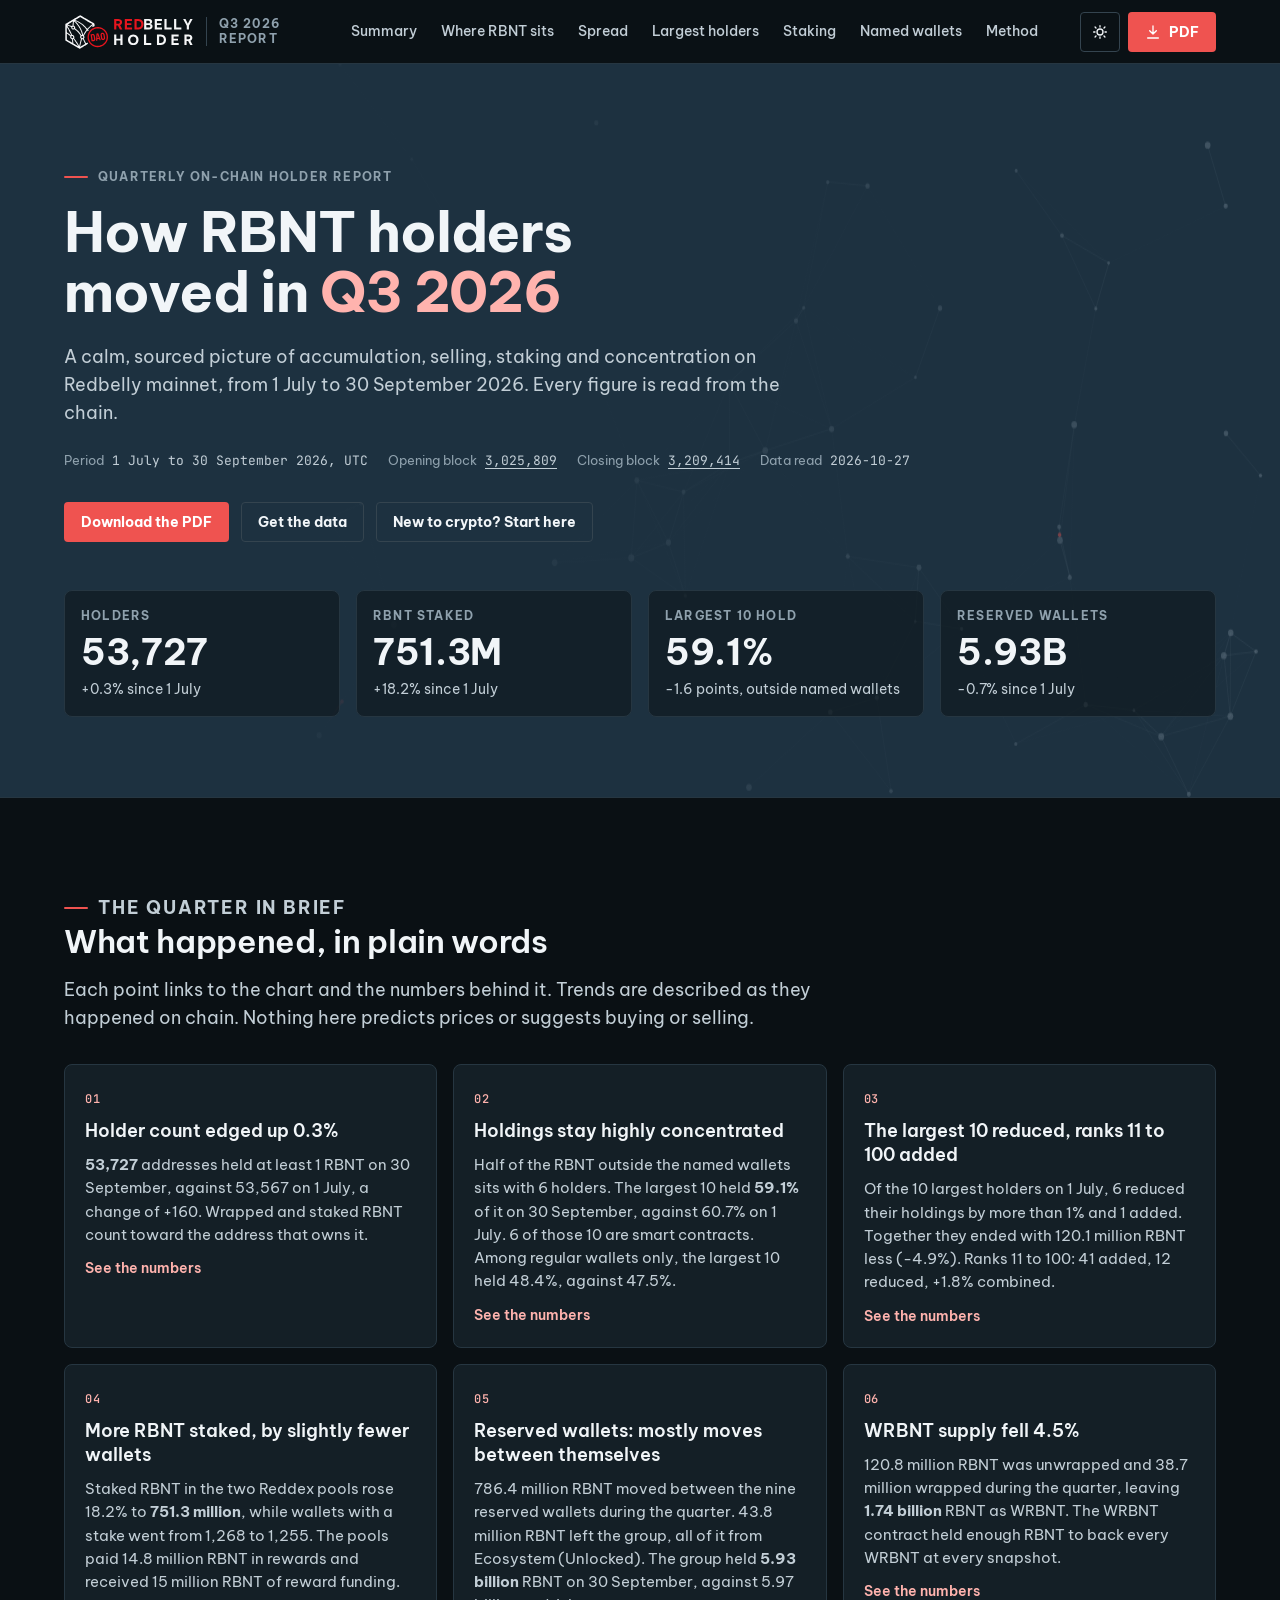
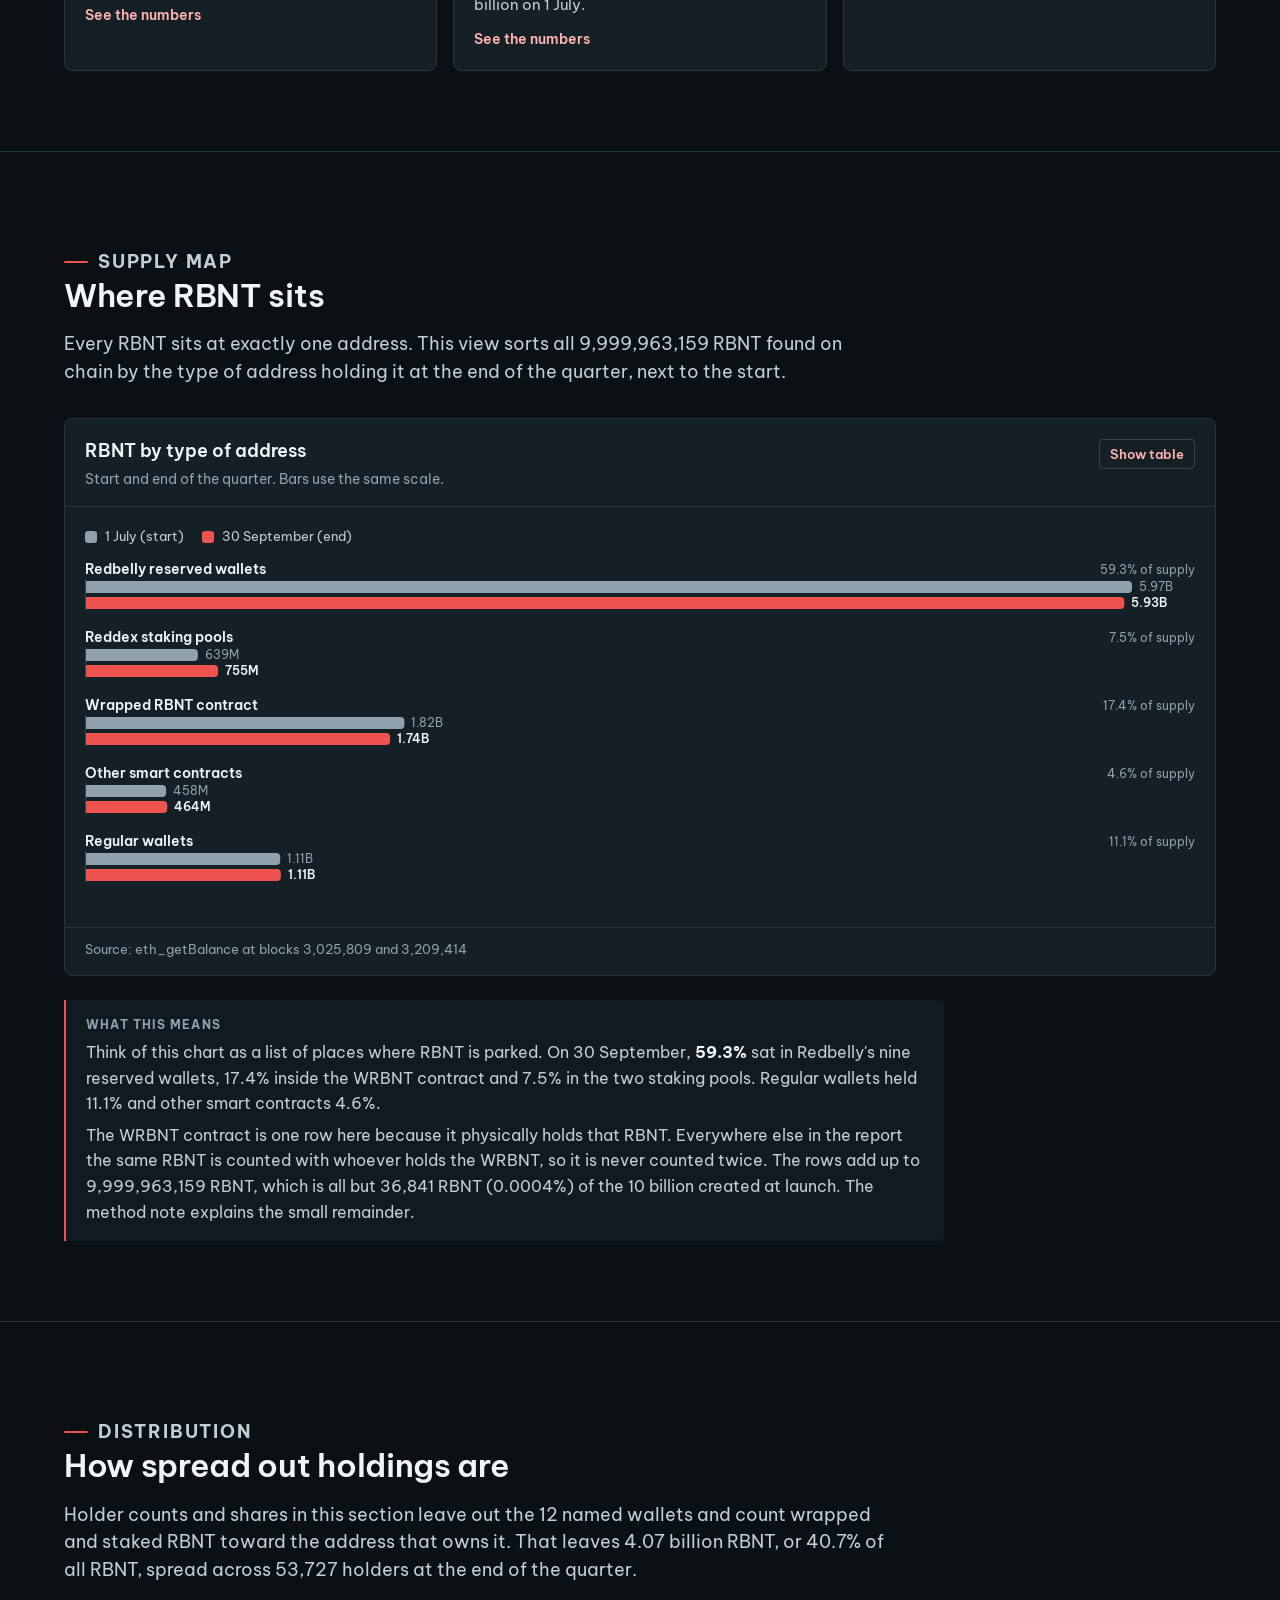
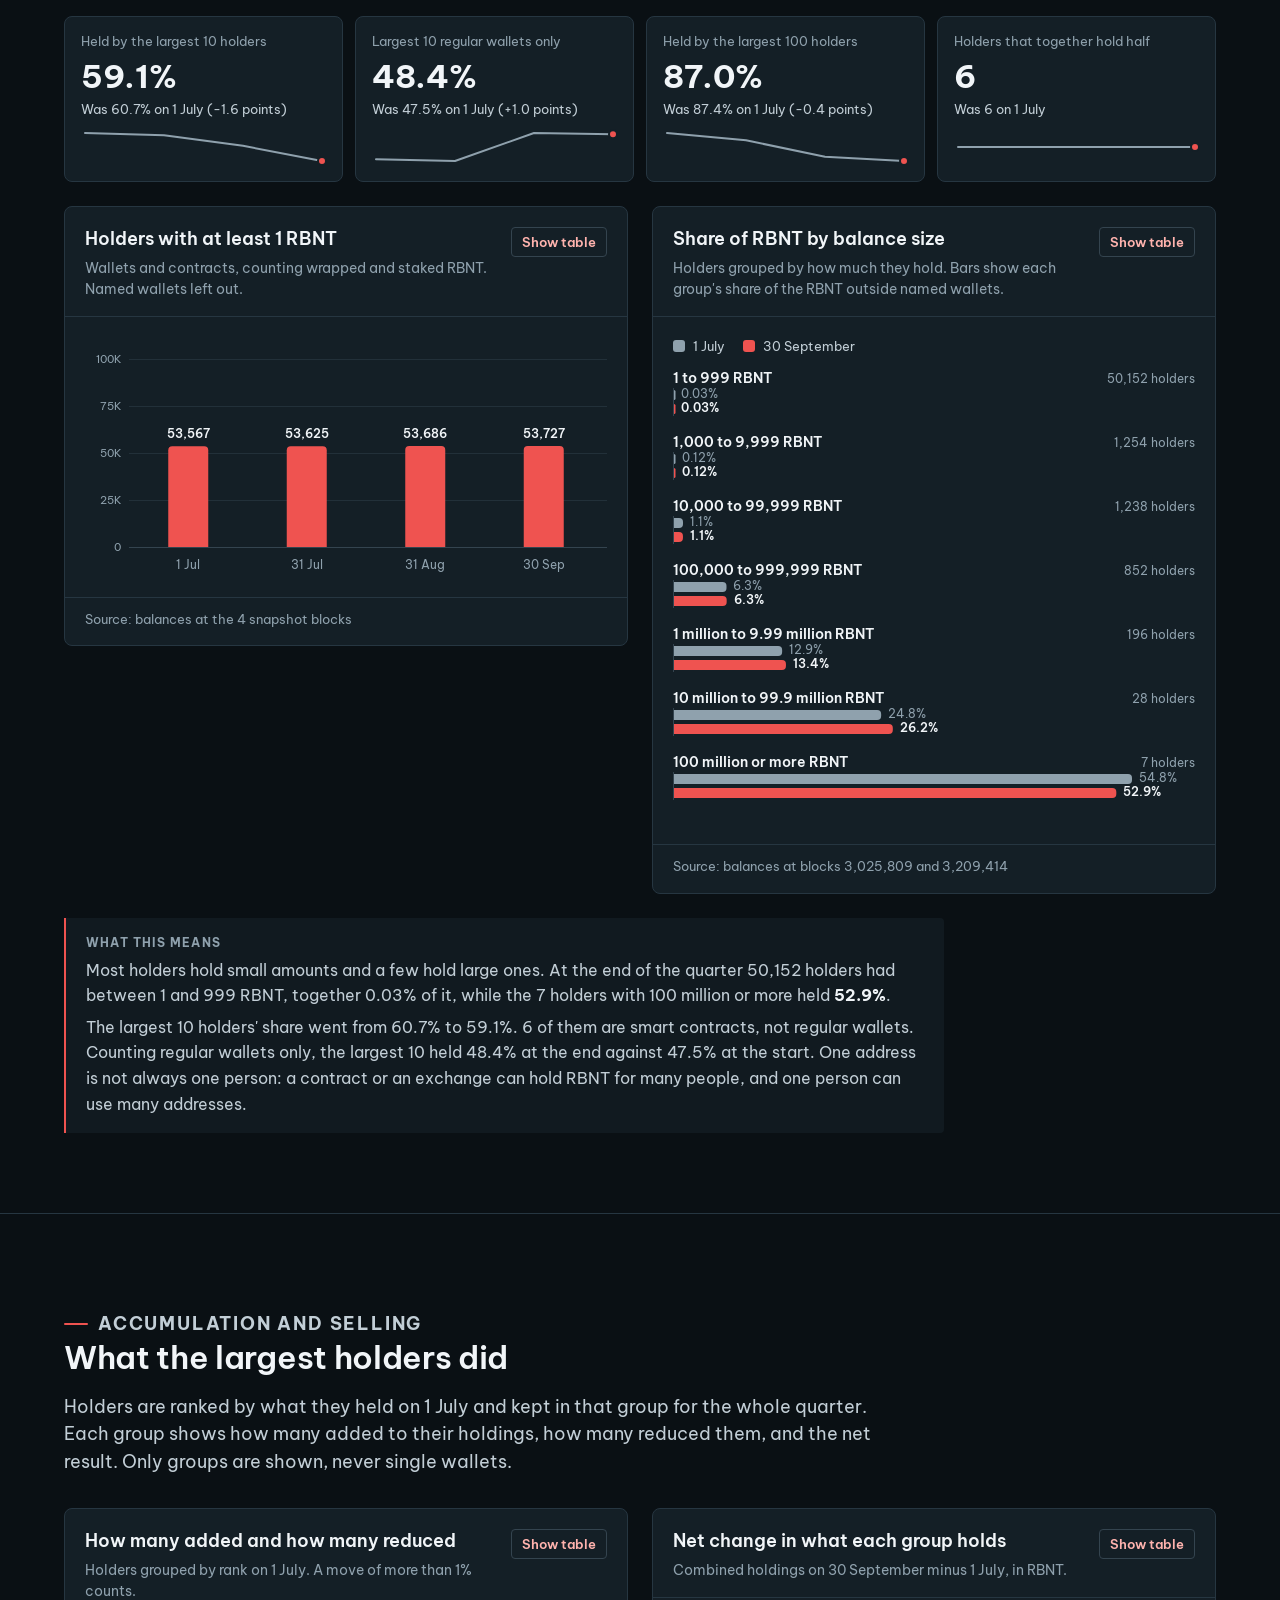
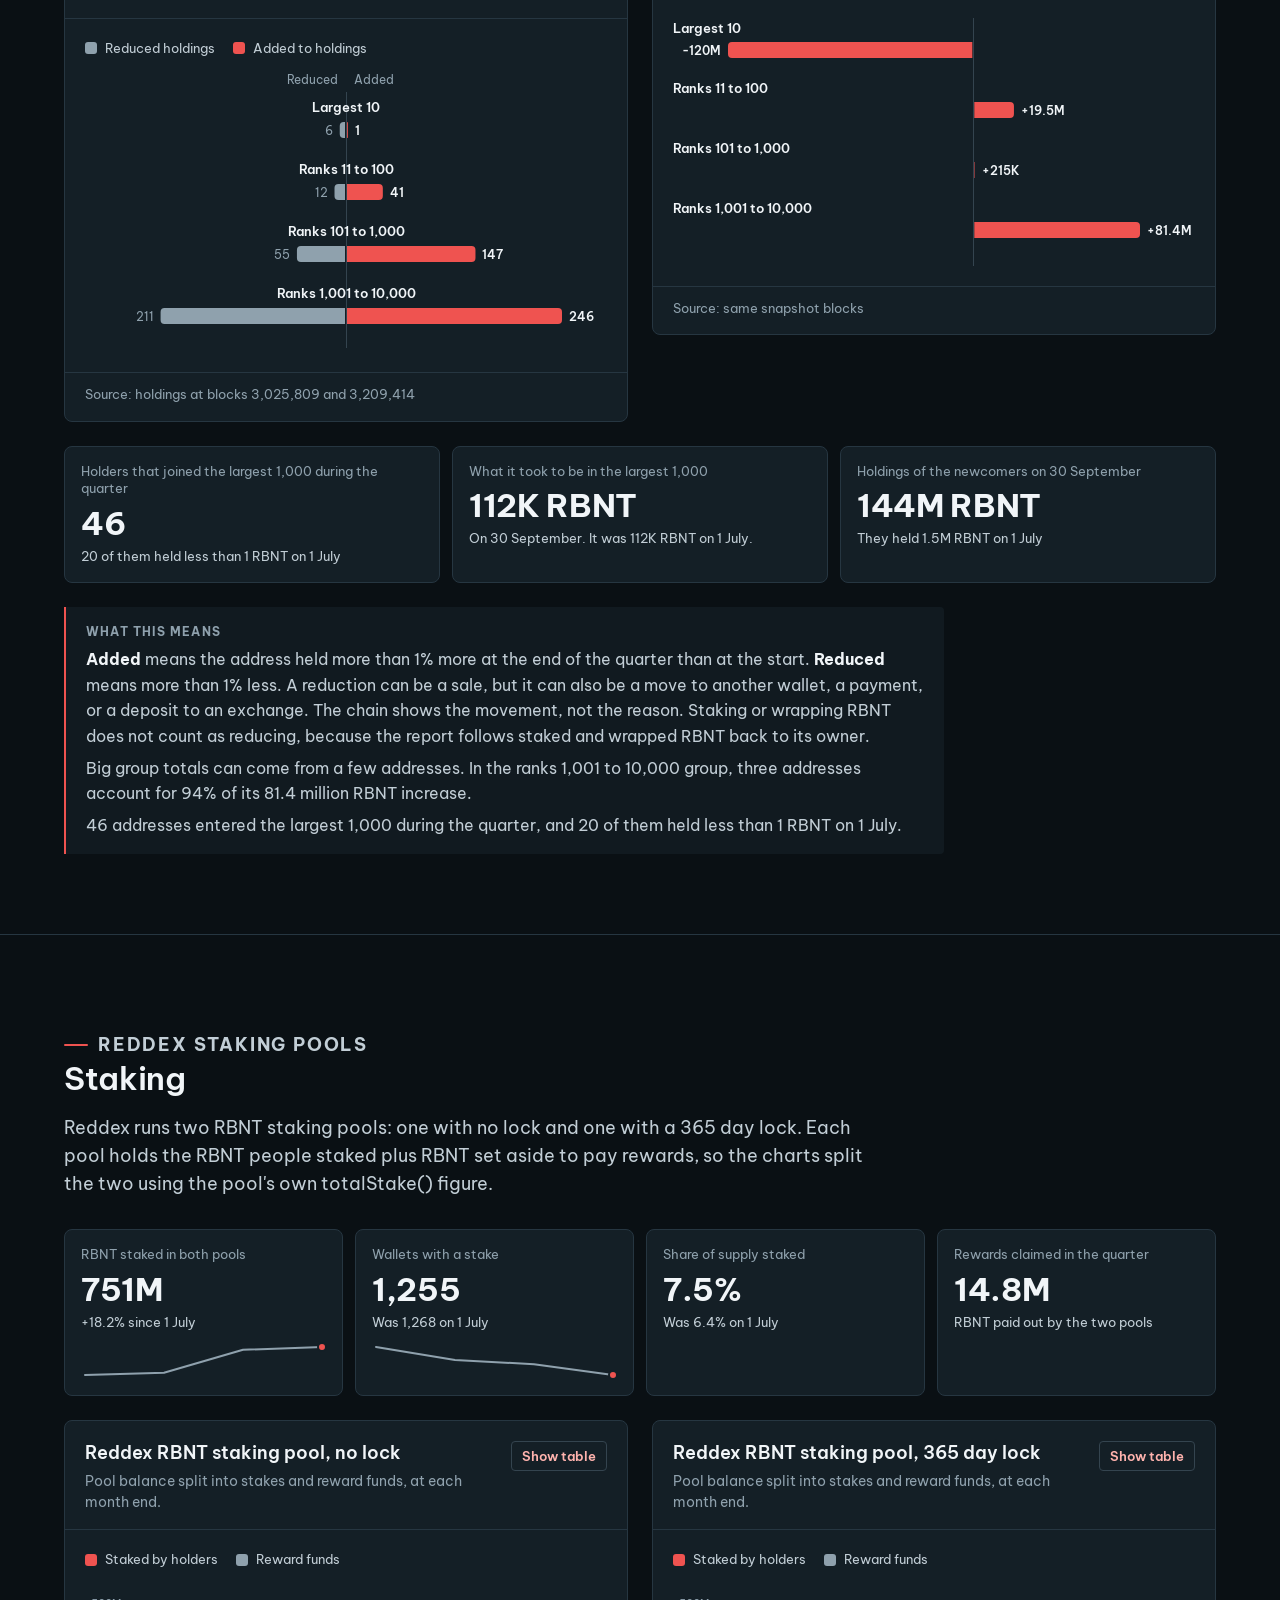
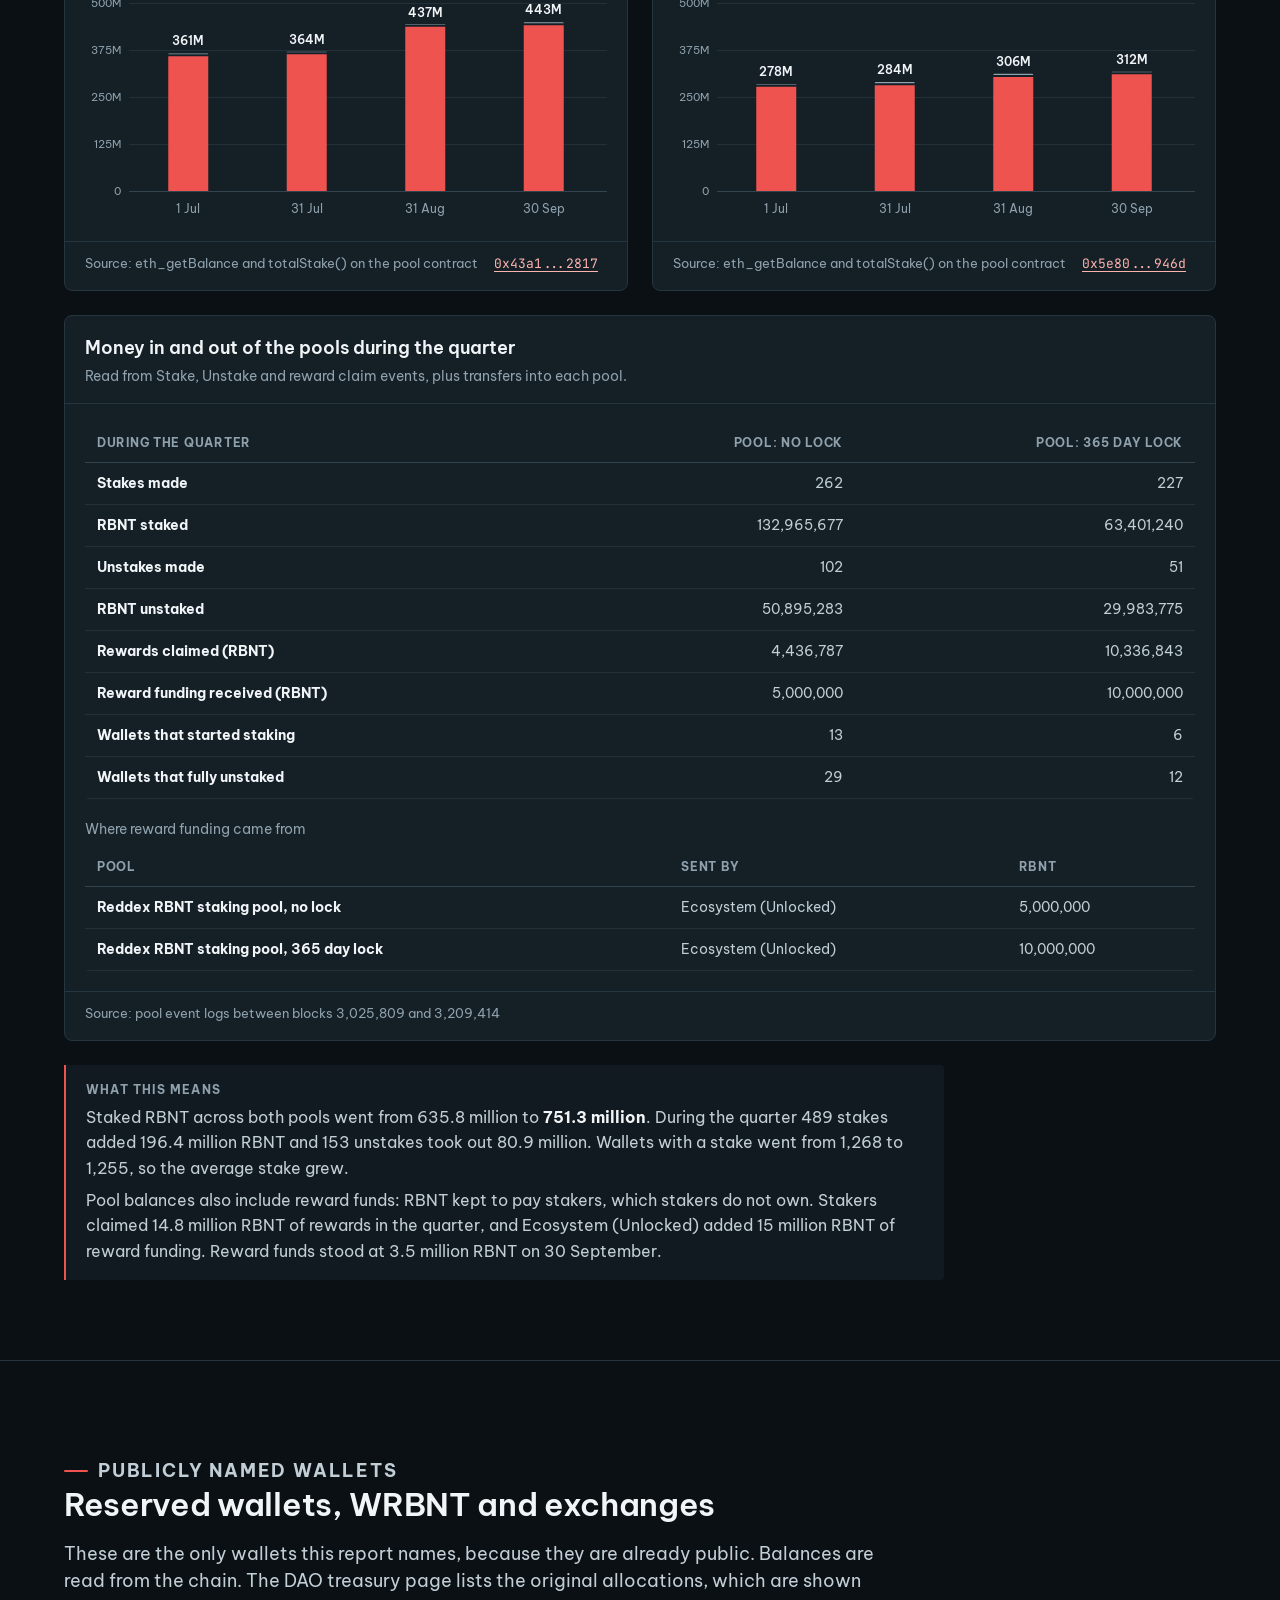
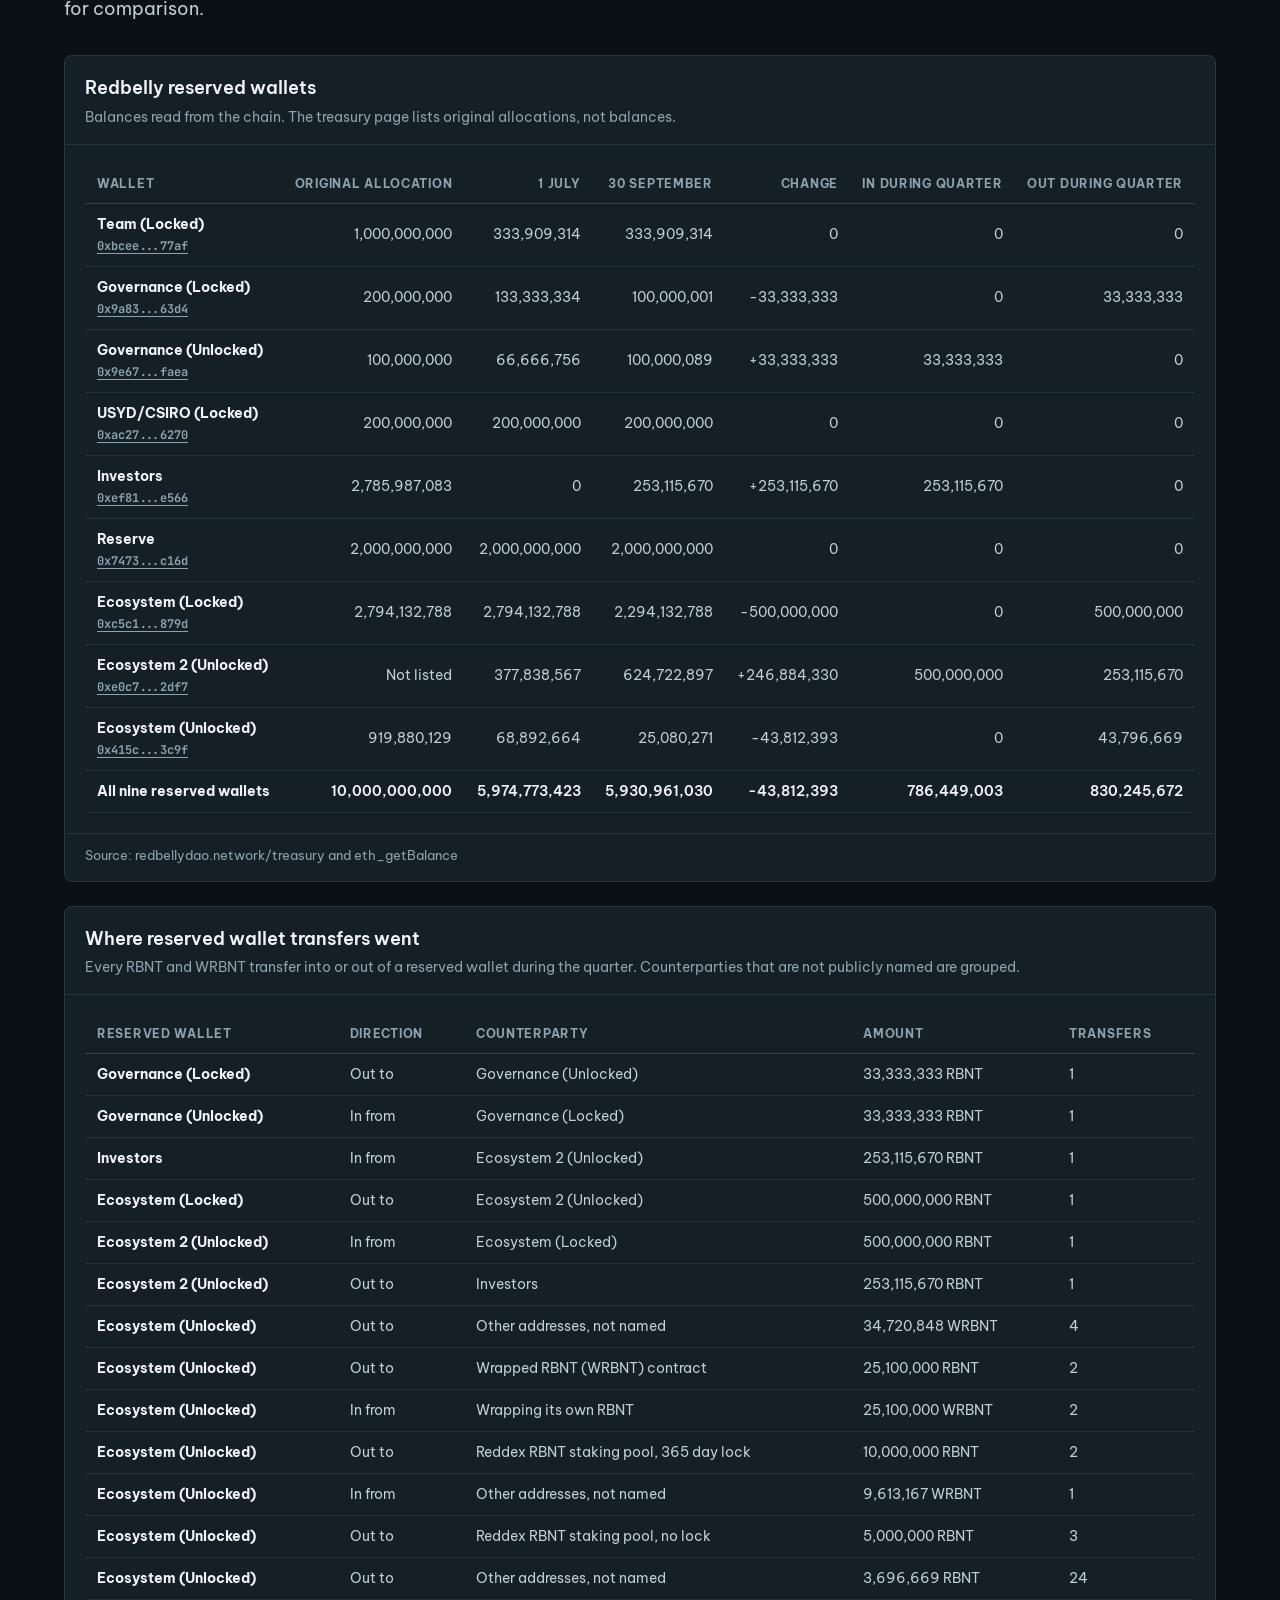
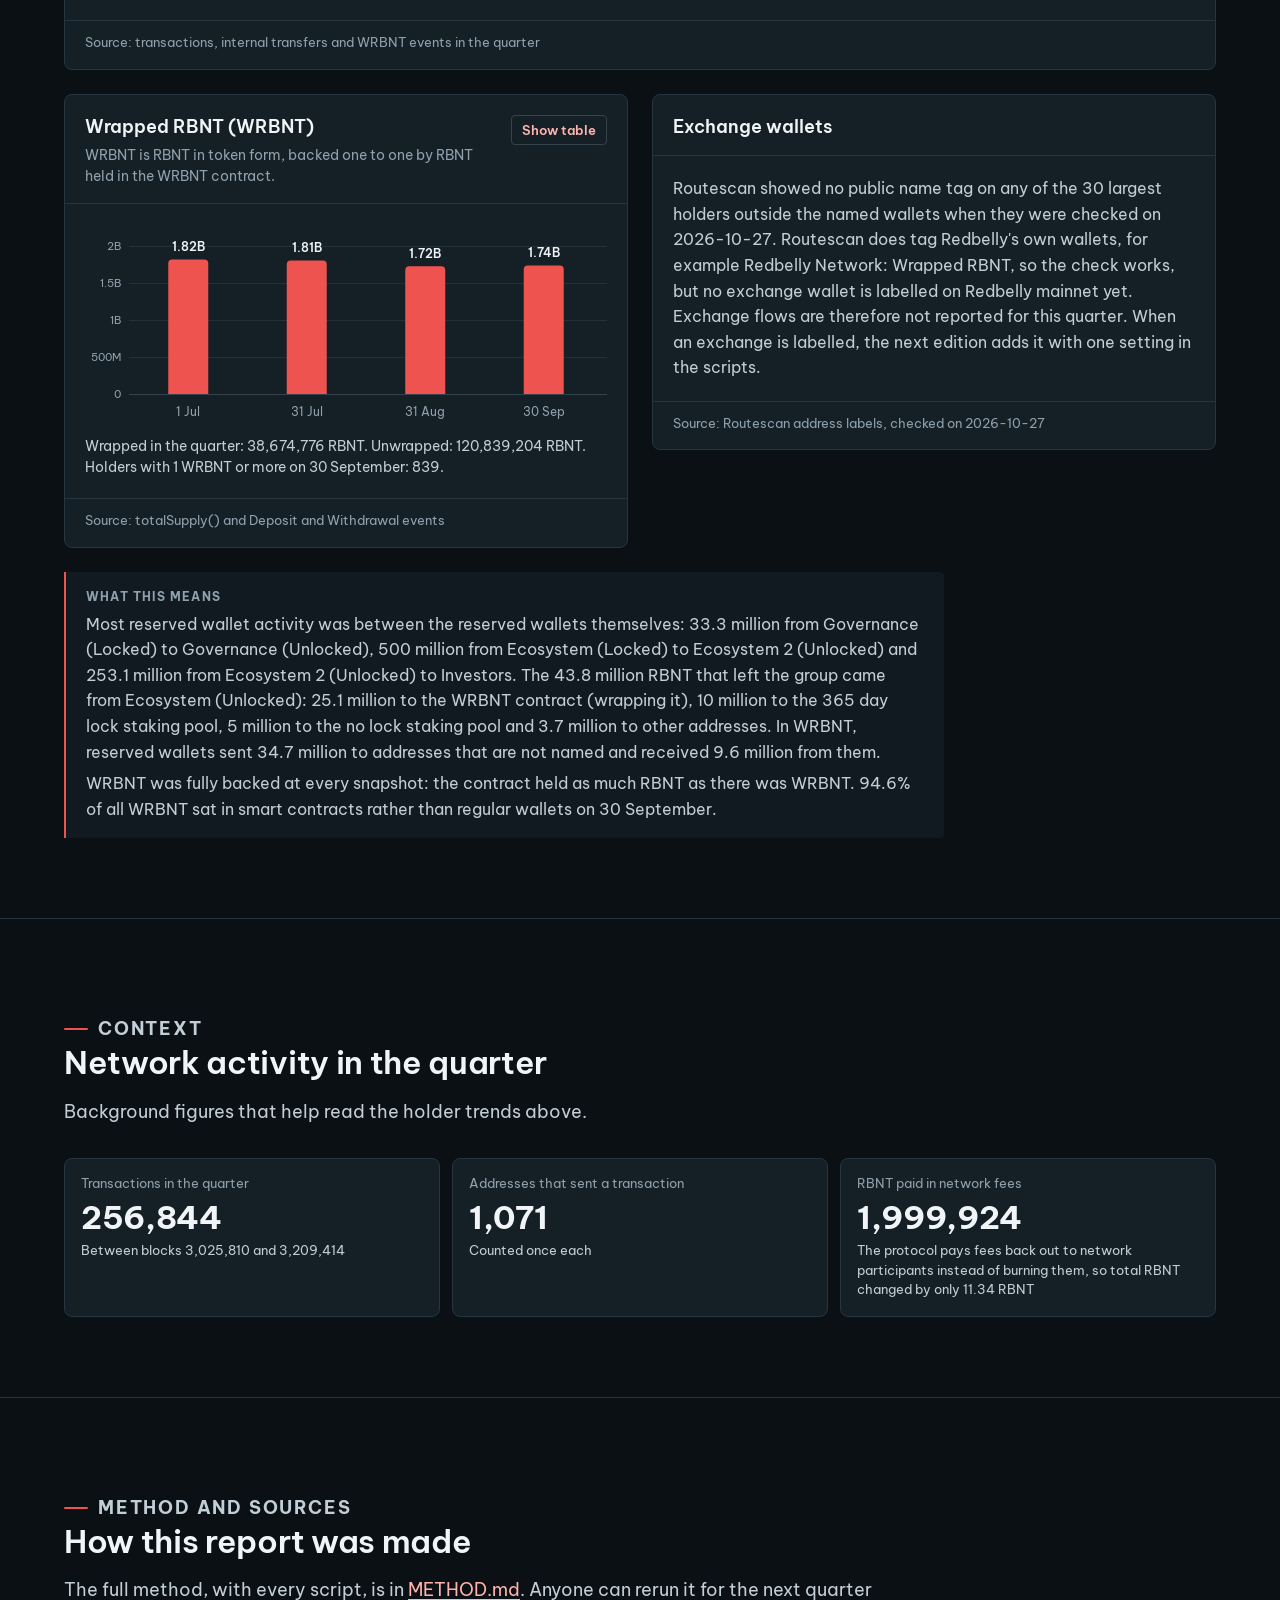
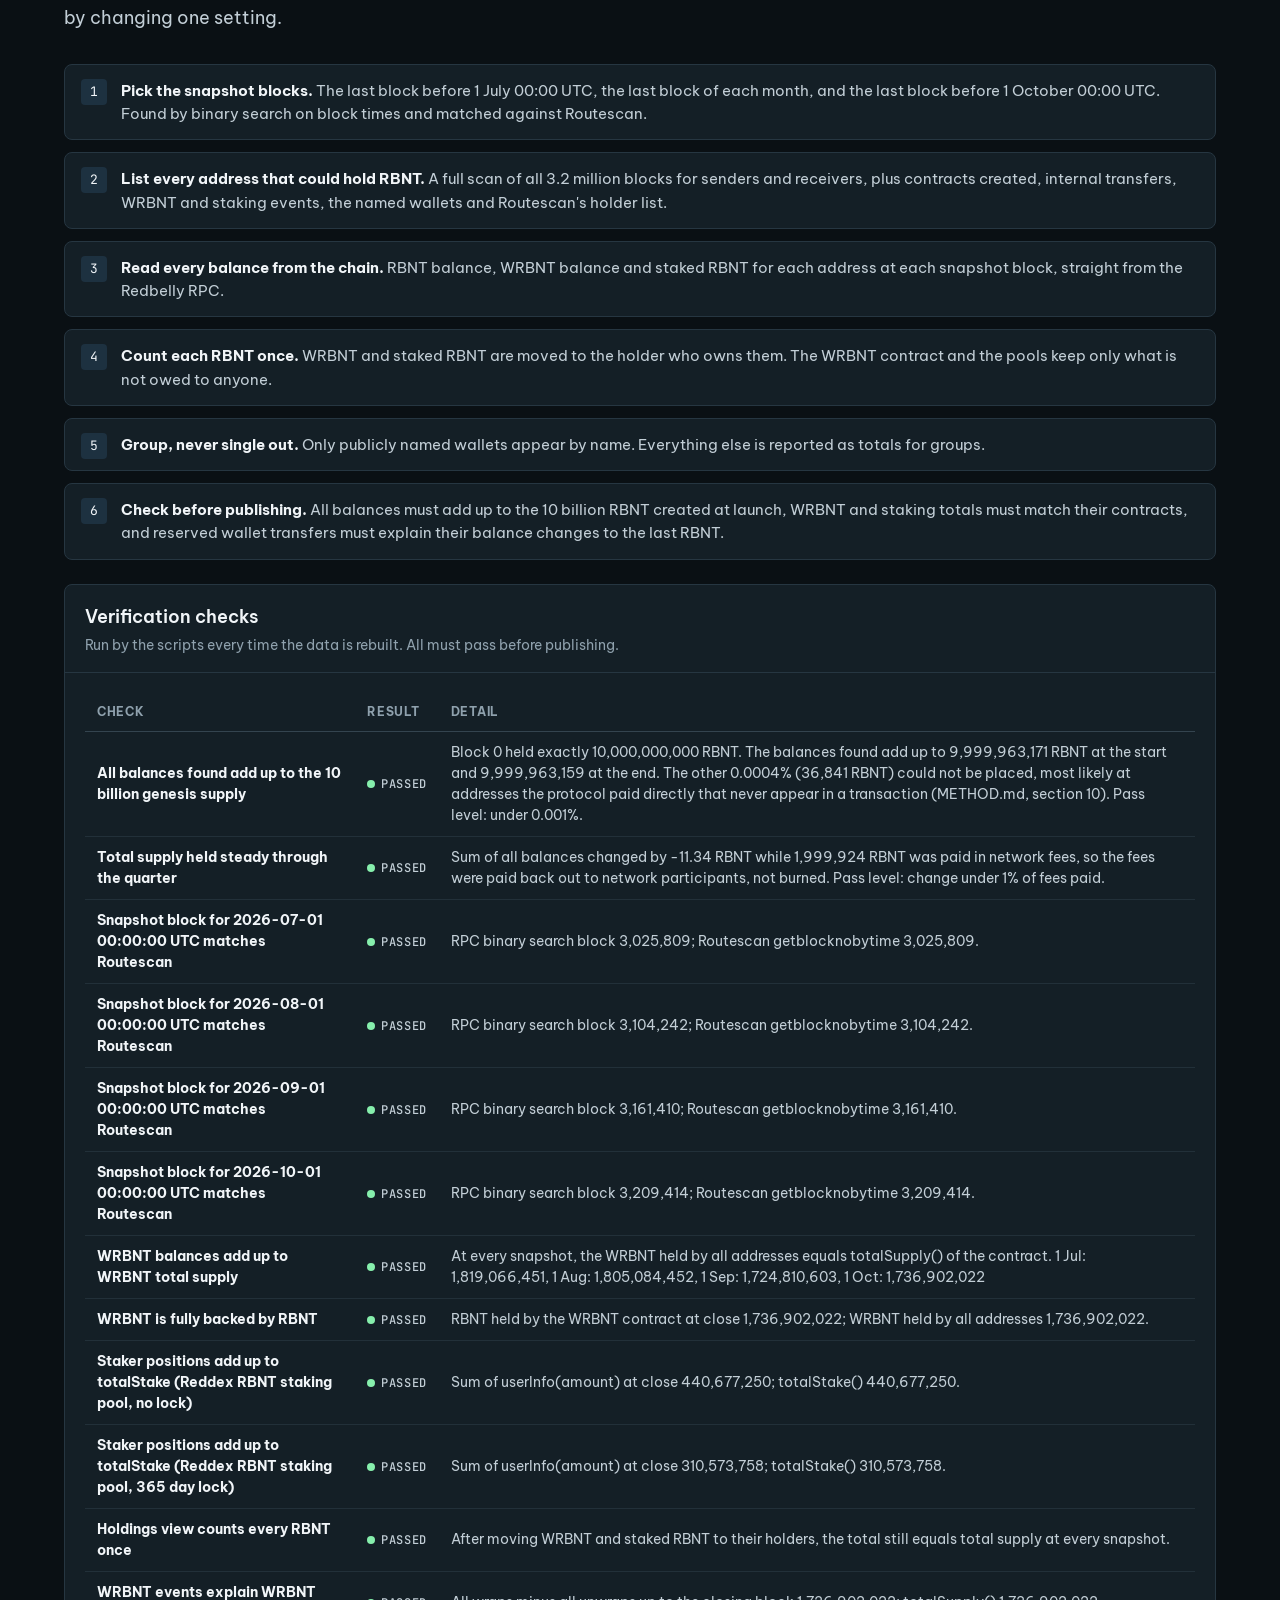
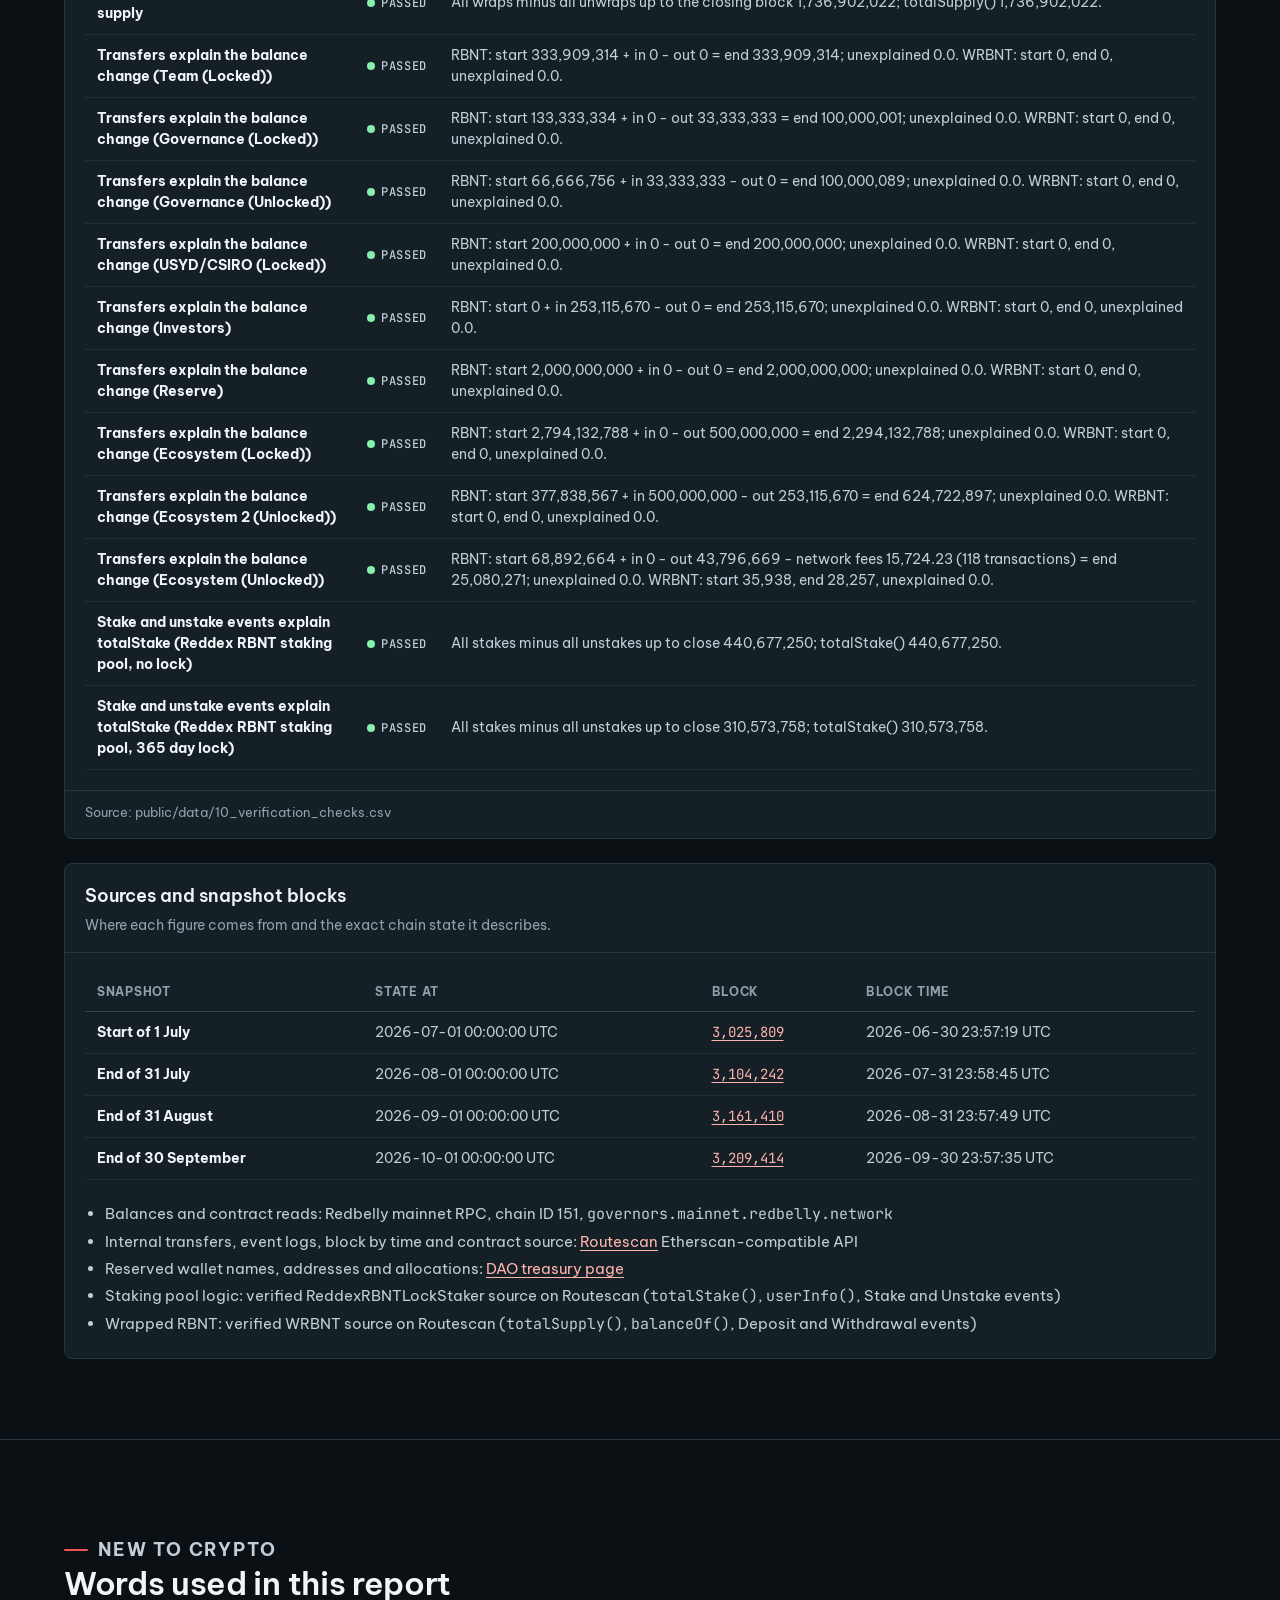
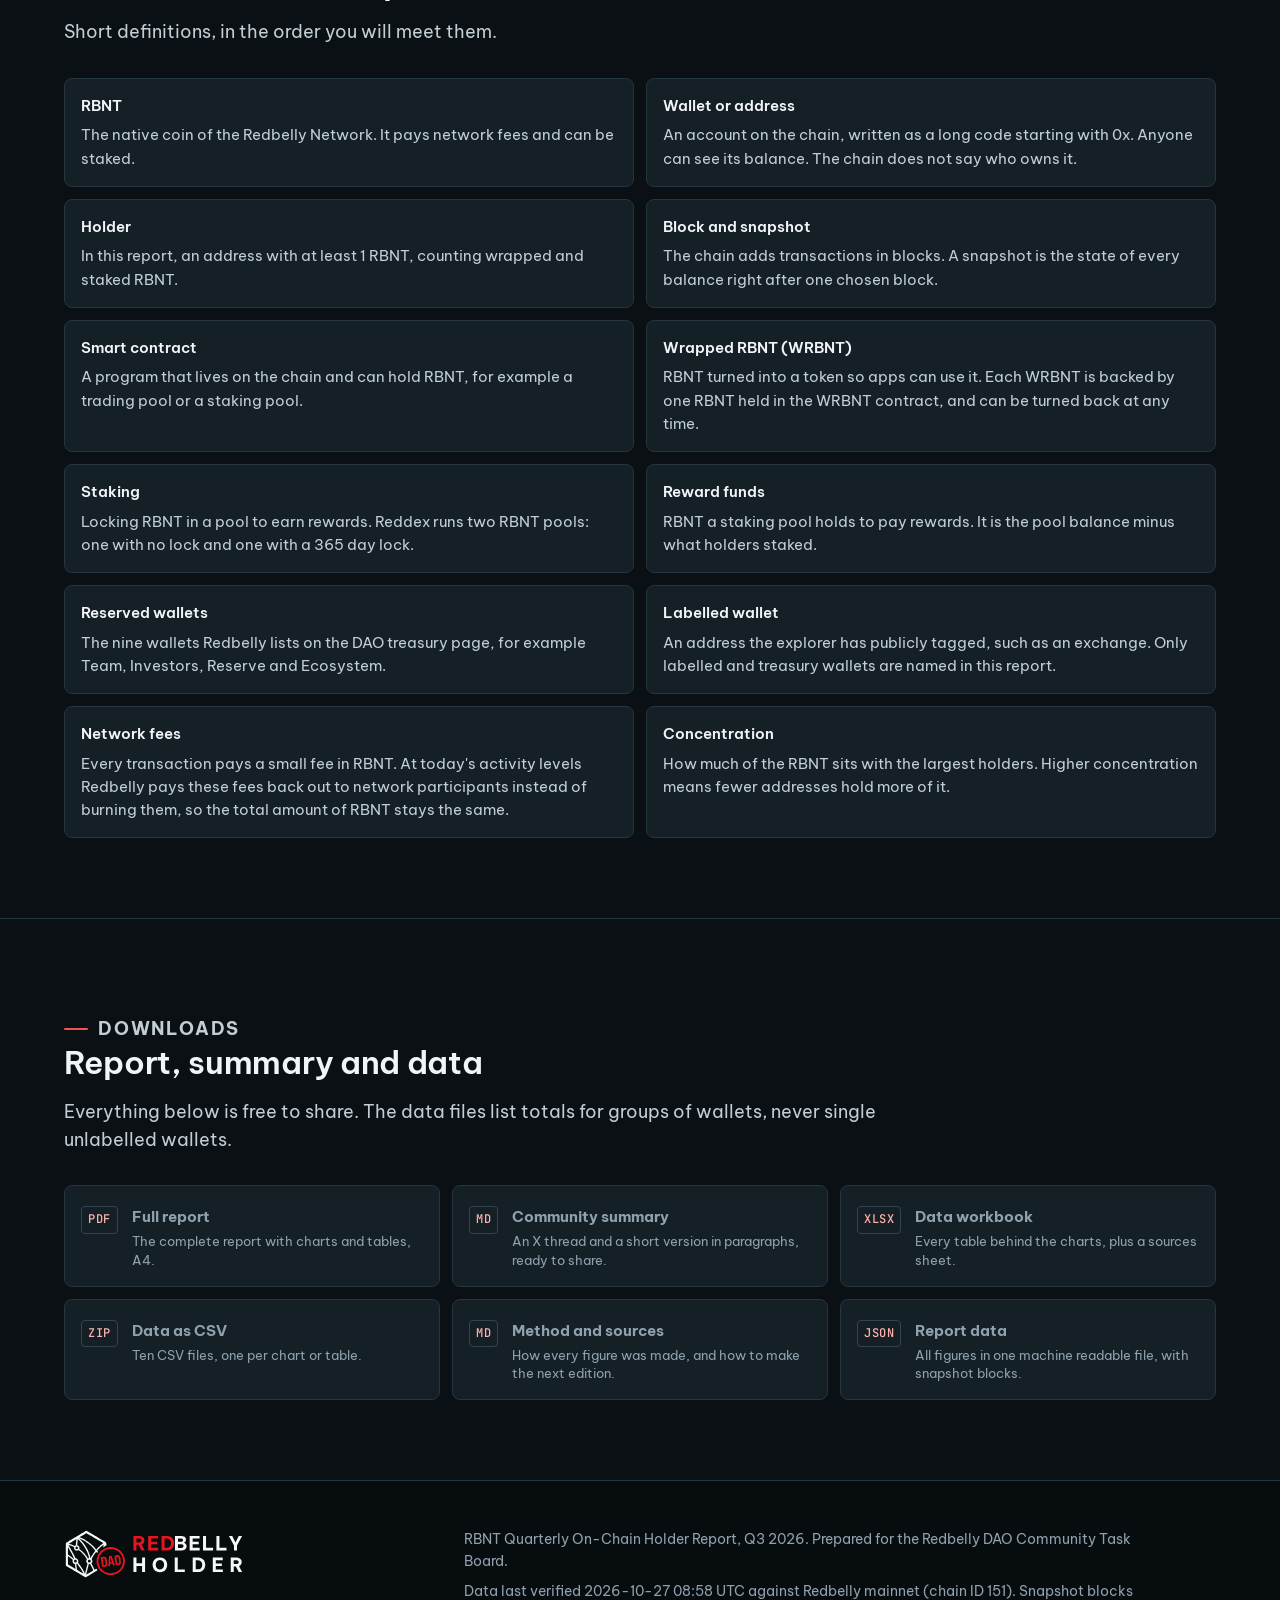
<file: public/index.html>
<!doctype html>
<html lang="en" data-theme="dark">
<head>
<meta charset="utf-8">
<meta name="viewport" content="width=device-width, initial-scale=1">
<title>REDBELLY HOLDER</title>
<meta name="application-name" content="REDBELLY HOLDER">
<meta name="apple-mobile-web-app-title" content="REDBELLY HOLDER">
<meta name="description" content="How RBNT holders behaved on Redbelly mainnet from 1 July to 30 September 2026: accumulation, selling, staking and how concentrated holdings are. Every figure is read from the chain.">
<meta name="theme-color" content="#0c1317">
<link rel="canonical" href="https://redbelly-holder.vercel.app/">
<meta property="og:type" content="article">
<meta property="og:title" content="REDBELLY HOLDER">
<meta property="og:site_name" content="REDBELLY HOLDER">
<meta name="twitter:title" content="REDBELLY HOLDER">
<meta property="og:description" content="Accumulation, selling, staking and concentration among RBNT holders, read from Redbelly mainnet.">
<meta property="og:url" content="https://redbelly-holder.vercel.app/">
<meta property="og:image" content="https://redbelly-holder.vercel.app/assets/img/og-image.png">
<meta property="og:image:width" content="1200">
<meta property="og:image:height" content="630">
<meta name="twitter:card" content="summary_large_image">
<link rel="icon" type="image/svg+xml" href="assets/img/favicon.svg">
<link rel="icon" type="image/png" sizes="64x64" href="assets/img/favicon-64.png">
<link rel="apple-touch-icon" href="assets/img/apple-touch-icon.png">
<link rel="preconnect" href="https://fonts.googleapis.com">
<link rel="preconnect" href="https://fonts.gstatic.com" crossorigin>
<link href="https://fonts.googleapis.com/css2?family=Be+Vietnam+Pro:wght@400;500;600;700&family=JetBrains+Mono:wght@400;500;600&display=swap" rel="stylesheet">
<link rel="stylesheet" href="assets/css/tokens.css">
<link rel="stylesheet" href="assets/css/site.css">
<script>
  (function () {
    try {
      var t = localStorage.getItem("rbnt-theme");
      if (/[?&]print=1/.test(location.search)) t = "light";
      if (t === "light" || t === "dark") document.documentElement.setAttribute("data-theme", t);
    } catch (e) {}
  })();
</script>
</head>
<body>
<a class="skip" href="#main">Skip to the report</a>

<header class="site-header">
  <div class="wrap">
    <a class="brand-link" href="./" id="brand-link" aria-label="Redbelly Holder, back to top">
      <img class="logo-dark" src="assets/img/redbelly-holder-on-dark.svg" alt="Redbelly Holder" width="130" height="36">
      <img class="logo-light" src="assets/img/redbelly-holder-on-light.svg" alt="Redbelly Holder" width="130" height="36">
      <span>Q3 2026<br>report</span>
    </a>
    <nav class="nav" aria-label="Sections">
      <span class="nav-indicator" aria-hidden="true"></span>
      <a href="#summary">Summary</a>
      <a href="#where">Where RBNT sits</a>
      <a href="#spread">Spread</a>
      <a href="#largest">Largest holders</a>
      <a href="#staking">Staking</a>
      <a href="#named">Named wallets</a>
      <a href="#method">Method</a>
    </nav>
    <div class="header-actions">
      <button class="btn btn-ghost btn-icon theme-toggle" id="theme-toggle" type="button" aria-label="Switch to light theme">
        <svg viewBox="0 0 24 24" fill="none" stroke="currentColor" stroke-width="2" stroke-linecap="round" aria-hidden="true"><circle cx="12" cy="12" r="4.5"/><path d="M12 2.5v2M12 19.5v2M4.6 4.6l1.4 1.4M18 18l1.4 1.4M2.5 12h2M19.5 12h2M4.6 19.4L6 18M18 6l1.4-1.4"/></svg>
      </button>
      <a class="btn btn-primary btn-hide-sm" href="downloads/redbelly-holder.pdf" download>
        <svg viewBox="0 0 24 24" fill="none" stroke="currentColor" stroke-width="2" stroke-linecap="round" stroke-linejoin="round" aria-hidden="true"><path d="M12 3v12m0 0l-5-5m5 5l5-5M4 21h16"/></svg>
        PDF
      </a>
    </div>
  </div>
</header>

<div class="hero" id="top">
  <canvas id="net" aria-hidden="true"></canvas>
  <div class="wrap">
    <p class="eyebrow h-in">Quarterly on-chain holder report</p>
    <h1 class="h-in d1">How RBNT holders moved in <span class="accent">Q3 2026</span></h1>
    <p class="lede h-in d2" id="hero-lede">A calm, sourced picture of accumulation, selling, staking and concentration on Redbelly mainnet, from 1 July to 30 September 2026. Every figure is read from the chain.</p>
    <ul class="hero-meta h-in d3" id="hero-meta"></ul>
    <div class="hero-actions h-in d3">
      <a class="btn btn-primary" href="downloads/redbelly-holder.pdf" download>Download the PDF</a>
      <a class="btn btn-ghost" href="#downloads">Get the data</a>
      <a class="btn btn-ghost" href="#glossary">New to crypto? Start here</a>
    </div>
    <div class="kpis h-in d4" id="kpis"></div>
  </div>
</div>

<main id="main">
  <section id="summary">
    <div class="wrap">
      <div class="sec-head reveal">
        <p class="eyebrow">The quarter in brief</p>
        <h2>What happened, in plain words</h2>
        <p>Each point links to the chart and the numbers behind it. Trends are described as they happened on chain. Nothing here predicts prices or suggests buying or selling.</p>
      </div>
      <div class="findings" id="findings"></div>
    </div>
  </section>

  <section id="where">
    <div class="wrap">
      <div class="sec-head reveal">
        <p class="eyebrow">Supply map</p>
        <h2>Where RBNT sits</h2>
        <p id="where-lede"></p>
      </div>
      <div class="card reveal" id="card-where"></div>
      <div class="explain reveal" id="explain-where"></div>
    </div>
  </section>

  <section id="spread">
    <div class="wrap">
      <div class="sec-head reveal">
        <p class="eyebrow">Distribution</p>
        <h2>How spread out holdings are</h2>
        <p id="spread-lede"></p>
      </div>
      <div class="stats four reveal" id="conc-stats"></div>
      <div class="grid-2" style="margin-top:24px">
        <div class="card reveal" id="card-holders"></div>
        <div class="card reveal" data-delay="1" id="card-bands"></div>
      </div>
      <div class="explain reveal" id="explain-spread"></div>
    </div>
  </section>

  <section id="largest">
    <div class="wrap">
      <div class="sec-head reveal">
        <p class="eyebrow">Accumulation and selling</p>
        <h2>What the largest holders did</h2>
        <p id="largest-lede"></p>
      </div>
      <div class="grid-2">
        <div class="card reveal" id="card-cohort-count"></div>
        <div class="card reveal" data-delay="1" id="card-cohort-net"></div>
      </div>
      <div class="stats three reveal" id="entrant-stats" style="margin-top:24px"></div>
      <div class="explain reveal" id="explain-largest"></div>
    </div>
  </section>

  <section id="staking">
    <div class="wrap">
      <div class="sec-head reveal">
        <p class="eyebrow">Reddex staking pools</p>
        <h2>Staking</h2>
        <p id="staking-lede"></p>
      </div>
      <div class="stats four reveal" id="staking-stats"></div>
      <div class="grid-2" style="margin-top:24px" id="pool-cards"></div>
      <div class="card reveal" id="card-stake-flows" style="margin-top:24px"></div>
      <div class="explain reveal" id="explain-staking"></div>
    </div>
  </section>

  <section id="named">
    <div class="wrap">
      <div class="sec-head reveal">
        <p class="eyebrow">Publicly named wallets</p>
        <h2>Reserved wallets, WRBNT and exchanges</h2>
        <p id="named-lede"></p>
      </div>
      <div class="card reveal" id="card-named"></div>
      <div class="card reveal" id="card-named-flows" style="margin-top:24px"></div>
      <div class="grid-2" style="margin-top:24px">
        <div class="card reveal" id="card-wrbnt"></div>
        <div class="card reveal" data-delay="1" id="card-exchanges"></div>
      </div>
      <div class="explain reveal" id="explain-named"></div>
    </div>
  </section>

  <section id="activity">
    <div class="wrap">
      <div class="sec-head reveal">
        <p class="eyebrow">Context</p>
        <h2>Network activity in the quarter</h2>
        <p>Background figures that help read the holder trends above.</p>
      </div>
      <div class="stats three reveal" id="activity-stats"></div>
    </div>
  </section>

  <section id="method">
    <div class="wrap">
      <div class="sec-head reveal">
        <p class="eyebrow">Method and sources</p>
        <h2>How this report was made</h2>
        <p>The full method, with every script, is in <a href="downloads/METHOD.md">METHOD.md</a>. Anyone can rerun it for the next quarter by changing one setting.</p>
      </div>
      <ol class="steps reveal" id="method-steps"></ol>
      <div class="card reveal" id="card-checks" style="margin-top:24px"></div>
      <div class="card reveal" id="card-sources" style="margin-top:24px"></div>
    </div>
  </section>

  <section id="glossary">
    <div class="wrap">
      <div class="sec-head reveal">
        <p class="eyebrow">New to crypto</p>
        <h2>Words used in this report</h2>
        <p>Short definitions, in the order you will meet them.</p>
      </div>
      <dl class="glossary reveal" id="glossary-list"></dl>
    </div>
  </section>

  <section id="downloads" class="no-print-break">
    <div class="wrap">
      <div class="sec-head reveal">
        <p class="eyebrow">Downloads</p>
        <h2>Report, summary and data</h2>
        <p>Everything below is free to share. The data files list totals for groups of wallets, never single unlabelled wallets.</p>
      </div>
      <div class="downloads reveal" id="download-list"></div>
    </div>
  </section>
</main>

<footer class="site-footer">
  <div class="wrap">
    <div>
      <img class="logo-dark" src="assets/img/redbelly-holder-on-dark.svg" alt="Redbelly Holder" width="180" height="50">
      <img class="logo-light" src="assets/img/redbelly-holder-on-light.svg" alt="Redbelly Holder" width="180" height="50">
    </div>
    <div id="footer-text"></div>
  </div>
</footer>

<script src="data/report.js"></script>
<script src="assets/js/copy.js"></script>
<script src="assets/js/charts.js"></script>
<script src="assets/js/network.js"></script>
<script src="assets/js/app.js"></script>
</body>
</html>
</file>
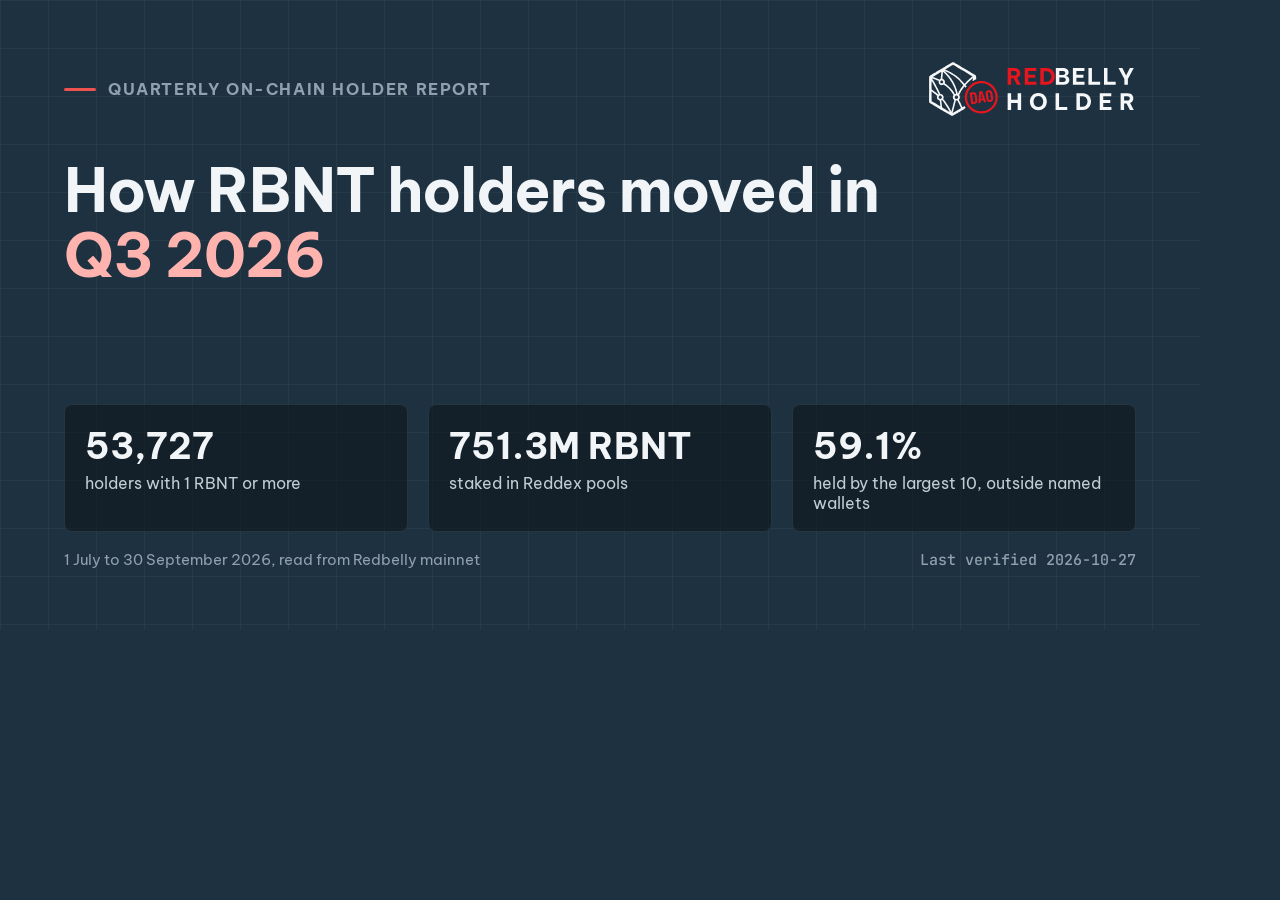
<file: public/og.html>
<!doctype html>
<html lang="en">
<head>
<meta charset="utf-8">
<meta name="robots" content="noindex">
<title>REDBELLY HOLDER Card</title>
<link href="https://fonts.googleapis.com/css2?family=Be+Vietnam+Pro:wght@400;600;700&family=JetBrains+Mono:wght@500&display=swap" rel="stylesheet">
<style>
  :root { --brand: #EF5350; --steel: #1d3140; --ink: #f1f5f8; --ink2: #c2ced6; --muted: #8fa1ad; --edge: #263641; }
  * { box-sizing: border-box; margin: 0; }
  body { width: 1200px; height: 630px; background: var(--steel); color: var(--ink); font-family: "Be Vietnam Pro", system-ui, sans-serif; overflow: hidden; position: relative; }
  .grid { position: absolute; inset: 0; background-image: linear-gradient(rgba(143,161,173,0.07) 1px, transparent 1px), linear-gradient(90deg, rgba(143,161,173,0.07) 1px, transparent 1px); background-size: 48px 48px; }
  .inner { position: absolute; inset: 60px 64px; display: flex; flex-direction: column; }
  .top { display: flex; align-items: center; justify-content: space-between; }
  .top img { height: 58px; }
  .tag { font-size: 16px; font-weight: 700; letter-spacing: 0.1em; text-transform: uppercase; color: var(--muted); display: flex; align-items: center; gap: 12px; }
  .tag::before { content: ""; width: 32px; height: 3px; background: var(--brand); border-radius: 2px; }
  h1 { font-size: 60px; line-height: 1.08; letter-spacing: -0.02em; font-weight: 700; margin-top: 40px; max-width: 900px; }
  h1 span { color: #ffb3ae; }
  .nums { display: flex; gap: 20px; margin-top: auto; }
  .n { flex: 1; background: rgba(12,19,23,0.55); border: 1px solid var(--edge); border-radius: 8px; padding: 18px 20px; }
  .n b { display: block; font-size: 36px; font-weight: 700; }
  .n span { display: block; font-size: 16px; color: var(--ink2); margin-top: 4px; }
  .foot { display: flex; justify-content: space-between; margin-top: 18px; font-size: 15px; color: var(--muted); }
  .foot .mono { font-family: "JetBrains Mono", monospace; font-weight: 500; }
</style>
</head>
<body>
<div class="grid"></div>
<div class="inner">
  <div class="top">
    <div class="tag">Quarterly on-chain holder report</div>
    <img src="assets/img/redbelly-holder-on-dark.svg" alt="Redbelly Holder">
  </div>
  <h1>How RBNT holders moved in <span id="q">Q3 2026</span></h1>
  <div class="nums" id="nums"></div>
  <div class="foot"><span>1 July to 30 September 2026, read from Redbelly mainnet</span><span class="mono" id="verified"></span></div>
</div>
<script src="data/report.js"></script>
<script>
  (function () {
    var R = window.REPORT, L = R.meta.snapshots.length - 1;
    function full(v) { return Number(v).toLocaleString("en-US"); }
    function m(v) { return (v / 1e6).toFixed(1) + "M"; }
    var items = [
      [full(R.holders.ge1[L]), "holders with 1 RBNT or more"],
      [m(R.staking.total_staked[L]) + " RBNT", "staked in Reddex pools"],
      [(R.concentration.top10[L] * 100).toFixed(1) + "%", "held by the largest 10, outside named wallets"]
    ];
    var box = document.getElementById("nums");
    items.forEach(function (it) {
      var d = document.createElement("div"); d.className = "n";
      var b = document.createElement("b"); b.textContent = it[0];
      var s = document.createElement("span"); s.textContent = it[1];
      d.appendChild(b); d.appendChild(s); box.appendChild(d);
    });
    document.getElementById("q").textContent = R.meta.quarter.label;
    document.getElementById("verified").textContent = "Last verified " + R.meta.generated_utc.slice(0, 10);
  })();
</script>
</body>
</html>
</file>
<file: public/assets/css/tokens.css>
/* Redbelly DAO Task Board brand tokens. Generated from app/globals.css, do not edit by hand. */
/* Dark is the default. Set data-theme="light" on the root element for the light theme. */
:root,
[data-theme="dark"] {
  color-scheme: dark;
  --surface: #0c1317;
  --background-deep: #0a1014;
  --surface-container-lowest: #070c0f;
  --surface-container-low: #111a20;
  --surface-container: #17222a;
  --surface-container-high: #223039;
  --surface-container-highest: #2e3e49;
  --surface-slate: #141f26;
  --surface-steel: #1d3140;
  --panel-edge: #263641;
  --on-surface: #f1f5f8;
  --on-surface-variant: #c2ced6;
  --outline: #8fa1ad;
  --outline-variant: #34444f;
  --brand: #EF5350;
  --brand-hover: #f95a56;
  --on-brand: #ffffff;
  --primary: #ffb3ae;
  --ok: #86EFAC;
  --warn: #FCD34D;
  --error: #ffb4ab;
  --font-sans: "Be Vietnam Pro", ui-sans-serif, system-ui, sans-serif;
  --font-mono: "JetBrains Mono", ui-monospace, monospace;
  --radius-base: 4px;
  --radius-lg: 8px;
  --radius-full: 9999px;
  --space-base: 4px;
  --space-gutter: 24px;
  --space-margin-mobile: 16px;
  --space-margin-desktop: 64px;
  --space-max-width: 1280px;
}

[data-theme="light"] {
  color-scheme: light;
  --surface: #EDF1F4;
  --background-deep: #EDF1F4;
  --surface-container-lowest: #FFFFFF;
  --surface-container-low: #F4F6F8;
  --surface-container: #E6EBEF;
  --surface-container-high: #DAE1E7;
  --surface-container-highest: #CCD6DD;
  --surface-slate: #FFFFFF;
  --surface-steel: #DDE6ED;
  --panel-edge: #D3DBE1;
  --on-surface: #0F1A22;
  --on-surface-variant: #394853;
  --outline: #596975;
  --outline-variant: #C3CDD4;
  --brand: #EF5350;
  --brand-hover: #D93E3B;
  --on-brand: #ffffff;
  --primary: #B3272A;
  --ok: #15803D;
  --warn: #A16207;
  --error: #B3261E;
}
</file>
<file: public/assets/css/site.css>
/* RBNT Quarterly Holder Report. Built on the Redbelly DAO Task Board brand
   tokens (tokens.css): Kinetic Consensus, one red accent, slate surfaces,
   Be Vietnam Pro for prose, JetBrains Mono for machine values only. */

:root {
  --ease: cubic-bezier(0.16, 1, 0.3, 1);
  --t-fast: 0.15s;
  --t-slow: 0.9s;
  --chart-context: #8fa1ad;
  --chart-focus: #EF5350;
  --chart-grid: #223039;
  --chart-axis: #34444f;
  --hero-band: #1d3140;
  --hero-ink: #f1f5f8;
  --hero-ink-2: #c2ced6;
  --hero-muted: #8fa1ad;
  --nav-fill: rgba(12, 19, 23, 0.72);
  --header-h: 64px;
}

[data-theme="light"] {
  --chart-context: #7b8c98;
  --chart-grid: #E6EBEF;
  --chart-axis: #C3CDD4;
  --nav-fill: rgba(237, 241, 244, 0.78);
}

* { box-sizing: border-box; }

html {
  scroll-behavior: smooth;
  scroll-padding-top: calc(var(--header-h) + 16px);
  -webkit-text-size-adjust: 100%;
}

body {
  margin: 0;
  background: var(--background-deep);
  color: var(--on-surface);
  font-family: var(--font-sans);
  font-size: 16px;
  line-height: 1.5;
  overflow-x: hidden;
}

img { max-width: 100%; display: block; }
a { color: var(--primary); text-underline-offset: 3px; }
a:hover { text-decoration-thickness: 2px; }
:focus-visible { outline: 2px solid var(--brand); outline-offset: 2px; border-radius: 2px; }

.mono, code, .addr, .blk {
  font-family: var(--font-mono);
  font-variant-numeric: tabular-nums;
}

.wrap {
  width: 100%;
  max-width: var(--space-max-width);
  margin: 0 auto;
  padding: 0 var(--space-margin-mobile);
}

@media (min-width: 900px) {
  .wrap { padding: 0 var(--space-margin-desktop); }
}

.skip {
  position: absolute; left: -9999px; top: 8px;
  background: var(--brand); color: var(--on-brand); padding: 8px 12px; border-radius: var(--radius-base);
  font-weight: 700; z-index: 100;
}
.skip:focus { left: 8px; }

/* Header */
.site-header {
  position: sticky; top: 0; z-index: 50;
  height: var(--header-h);
  background: var(--nav-fill);
  backdrop-filter: blur(16px);
  -webkit-backdrop-filter: blur(16px);
  border-bottom: 1px solid var(--panel-edge);
}
.site-header .wrap { height: 100%; display: flex; align-items: center; gap: 24px; }
.brand-link { display: flex; align-items: center; gap: 12px; text-decoration: none; color: var(--on-surface); flex: none; }
.brand-link img { height: 36px; width: auto; }
.brand-link .logo-light { display: none; }
[data-theme="light"] .brand-link .logo-dark { display: none; }
[data-theme="light"] .brand-link .logo-light { display: block; }
.brand-link span {
  font-size: 12px; font-weight: 700; letter-spacing: 0.1em; text-transform: uppercase; color: var(--outline);
  border-left: 1px solid var(--outline-variant); padding-left: 12px; line-height: 1.2;
}
.nav { display: none; gap: 4px; margin-left: auto; position: relative; }
.nav a {
  position: relative; z-index: 1;
  color: var(--on-surface-variant); text-decoration: none; font-size: 14px; font-weight: 500;
  padding: 8px 10px; border-radius: var(--radius-base);
  transition: color 0.3s var(--ease);
}
.nav a:hover, .nav a[aria-current="true"] { color: var(--on-surface); }
/* One highlight that slides between tabs instead of each tab lighting up in turn */
.nav-indicator {
  position: absolute; top: 0; left: 0; height: 100%; width: 0; z-index: 0; pointer-events: none;
  border-radius: var(--radius-base);
  background: var(--surface-container);
  box-shadow: inset 0 -2px 0 var(--brand);
  opacity: 0;
  transition: transform 0.55s var(--ease), width 0.55s var(--ease), opacity 0.25s var(--ease);
}
.nav-indicator.no-anim { transition: none; }
.header-actions { display: flex; align-items: center; gap: 8px; margin-left: auto; }
@media (min-width: 1180px) {
  .nav { display: flex; }
  .header-actions { margin-left: 8px; }
}
@media (max-width: 520px) { .brand-link span { display: none; } }

.btn {
  display: inline-flex; align-items: center; justify-content: center; gap: 8px;
  font-family: var(--font-sans); font-size: 14px; font-weight: 700; line-height: 1;
  height: 40px; padding: 0 16px; border-radius: var(--radius-base);
  text-decoration: none; cursor: pointer; white-space: nowrap;
  border: 1px solid transparent;
  transition: transform var(--t-fast) var(--ease), background var(--t-fast), border-color var(--t-fast), color var(--t-fast);
}
.btn:active { transform: translateY(1px); }
.btn-primary { background: var(--brand); color: var(--on-brand); }
.btn-primary:hover { background: var(--brand-hover); }
.btn-ghost { background: transparent; color: var(--on-surface); border-color: var(--outline-variant); }
.btn-ghost:hover { border-color: var(--brand); color: var(--primary); }
.btn-icon { width: 40px; padding: 0; }
.btn svg { width: 16px; height: 16px; flex: none; }
.btn-hide-sm { display: none; }
@media (min-width: 640px) { .btn-hide-sm { display: inline-flex; } }

/* Hero band: stays dark steel in both themes */
.hero {
  position: relative; overflow: hidden;
  background: var(--hero-band);
  color: var(--hero-ink);
  border-bottom: 1px solid #263641;
}
.hero canvas { position: absolute; inset: 0; width: 100%; height: 100%; display: block; opacity: 0.9; }
.hero::after {
  content: ""; position: absolute; inset: 0; pointer-events: none;
  background: linear-gradient(90deg, rgba(29, 49, 64, 0.97) 0%, rgba(29, 49, 64, 0.85) 45%, rgba(29, 49, 64, 0.35) 100%);
}
.hero .wrap { position: relative; z-index: 1; padding-top: 64px; padding-bottom: 56px; }
@media (min-width: 900px) { .hero .wrap { padding-top: 96px; padding-bottom: 80px; } }

.eyebrow {
  display: inline-flex; align-items: center; gap: 10px;
  font-size: 12px; font-weight: 700; letter-spacing: 0.1em; text-transform: uppercase;
  color: var(--outline);
  margin: 0 0 16px;
}
.eyebrow::before { content: ""; width: 24px; height: 2px; background: var(--brand); border-radius: 2px; }
.hero .eyebrow { color: var(--hero-muted); }

h1, h2, h3 { font-family: var(--font-sans); margin: 0; }
.hero h1 {
  font-size: clamp(36px, 6vw, 56px); line-height: 1.08; font-weight: 700; letter-spacing: -0.02em;
  max-width: 16ch;
}
.hero h1 .accent { color: #ffb3ae; }
.hero .lede { font-size: 18px; line-height: 1.55; color: var(--hero-ink-2); max-width: 62ch; margin: 20px 0 0; }
.hero-meta {
  display: flex; flex-wrap: wrap; gap: 8px 20px; margin: 24px 0 0; padding: 0; list-style: none;
  font-size: 13px; color: var(--hero-muted);
}
.hero-meta li { display: flex; gap: 8px; align-items: center; }
.hero-meta .mono { color: var(--hero-ink-2); font-size: 13px; }
.hero-actions { display: flex; flex-wrap: wrap; gap: 12px; margin-top: 32px; }
.hero .btn-ghost { color: var(--hero-ink); border-color: #34444f; }
.hero .btn-ghost:hover { border-color: var(--brand); color: #ffb3ae; }

.kpis {
  display: grid; grid-template-columns: repeat(2, minmax(0, 1fr)); gap: 12px; margin-top: 48px;
}
@media (min-width: 900px) { .kpis { grid-template-columns: repeat(4, minmax(0, 1fr)); gap: 16px; } }
.kpi {
  background: rgba(12, 19, 23, 0.55);
  border: 1px solid #263641; border-radius: var(--radius-lg);
  padding: 16px; min-width: 0;
  backdrop-filter: blur(12px); -webkit-backdrop-filter: blur(12px);
}
.kpi .k-label { font-size: 12px; font-weight: 700; letter-spacing: 0.1em; text-transform: uppercase; color: var(--hero-muted); }
.kpi .k-value { font-size: clamp(26px, 3.4vw, 36px); font-weight: 700; letter-spacing: -0.01em; margin-top: 8px; line-height: 1.1; }
.kpi .k-delta { font-size: 14px; color: var(--hero-ink-2); margin-top: 6px; }
.kpi .k-delta .mono { font-size: 13px; }

/* Sections */
main section { padding: 64px 0; border-bottom: 1px solid var(--panel-edge); }
@media (min-width: 900px) { main section { padding: 80px 0; } }
main section:last-of-type { border-bottom: 0; }
.sec-head { max-width: 75ch; margin-bottom: 32px; }
.sec-head h2 { font-size: clamp(26px, 3.2vw, 32px); line-height: 1.2; font-weight: 600; letter-spacing: -0.01em; }
.sec-head p { font-size: 18px; line-height: 1.55; color: var(--on-surface-variant); margin: 16px 0 0; }
.prose { max-width: 72ch; }
.prose p, .prose li { font-size: 16px; line-height: 1.6; color: var(--on-surface-variant); }
.prose strong { color: var(--on-surface); }

.grid-2 { display: grid; gap: 24px; align-items: start; } /* each card keeps its own height */
@media (min-width: 1000px) { .grid-2 { grid-template-columns: repeat(2, minmax(0, 1fr)); } }
.grid-3 { display: grid; gap: 16px; }
@media (min-width: 760px) { .grid-3 { grid-template-columns: repeat(3, minmax(0, 1fr)); } }

/* Findings */
.findings { display: grid; gap: 16px; counter-reset: f; }
@media (min-width: 760px) { .findings { grid-template-columns: repeat(2, minmax(0, 1fr)); } }
@media (min-width: 1100px) { .findings { grid-template-columns: repeat(3, minmax(0, 1fr)); } }
.finding {
  position: relative; background: var(--surface-slate); border: 1px solid var(--panel-edge);
  border-radius: var(--radius-lg); padding: 20px 20px 20px 20px; counter-increment: f;
  transition: border-color var(--t-fast), transform var(--t-fast) var(--ease);
}
.finding:hover { border-color: var(--outline-variant); transform: translateY(-2px); }
.finding::before {
  content: counter(f, decimal-leading-zero); font-family: var(--font-mono); font-size: 12px; font-weight: 500;
  letter-spacing: 0.05em; color: var(--primary);
}
.finding h3 { font-size: 18px; line-height: 1.35; font-weight: 600; margin-top: 10px; }
.finding p { font-size: 15px; line-height: 1.55; color: var(--on-surface-variant); margin: 10px 0 0; }
.finding .jump { display: inline-block; margin-top: 12px; font-size: 14px; font-weight: 600; text-decoration: none; }
.finding .jump { text-decoration-thickness: 1px; }

/* Cards */
.card {
  background: var(--surface-slate); border: 1px solid var(--panel-edge); border-radius: var(--radius-lg);
  min-width: 0;
}
.card-head {
  display: flex; align-items: flex-start; justify-content: space-between; gap: 16px;
  padding: 20px 20px 16px; border-bottom: 1px solid var(--panel-edge);
}
.card-head h3 { font-size: 18px; font-weight: 600; line-height: 1.35; }
.card-head p { font-size: 14px; color: var(--outline); margin: 6px 0 0; }
.card-body { padding: 20px; }
.card-foot {
  padding: 12px 20px 16px; border-top: 1px solid var(--panel-edge);
  font-size: 13px; color: var(--outline); display: flex; flex-wrap: wrap; gap: 8px 16px; align-items: center;
}
.card-foot .mono { font-size: 12px; }
.toggle-table {
  font-family: var(--font-sans); font-size: 13px; font-weight: 600; color: var(--primary);
  background: none; border: 1px solid var(--outline-variant); border-radius: var(--radius-base);
  padding: 6px 10px; cursor: pointer; white-space: nowrap; flex: none;
  transition: border-color var(--t-fast);
}
.toggle-table:hover { border-color: var(--brand); }

.legend { display: flex; flex-wrap: wrap; gap: 8px 18px; margin: 0 0 12px; padding: 0; list-style: none; font-size: 13px; color: var(--on-surface-variant); }
.legend li { display: inline-flex; align-items: center; gap: 8px; }
.legend .sw { width: 12px; height: 12px; border-radius: 3px; flex: none; }
.legend .sw.line { height: 2px; border-radius: 2px; width: 16px; }

/* Plain-language callout */
.explain {
  margin-top: 24px; padding: 16px 20px; border-left: 2px solid var(--brand);
  background: var(--surface-container-low); border-radius: 0 var(--radius-base) var(--radius-base) 0;
  max-width: 80ch;
}
.explain .t { font-size: 12px; font-weight: 700; letter-spacing: 0.1em; text-transform: uppercase; color: var(--outline); }
.explain p { margin: 6px 0 0; font-size: 16px; line-height: 1.6; color: var(--on-surface-variant); }
.explain p strong { color: var(--on-surface); }

/* Charts */
.chart { position: relative; width: 100%; }
.chart svg { display: block; width: 100%; height: auto; overflow: visible; }
.chart text { font-family: var(--font-sans); fill: var(--on-surface-variant); }
.chart .t-muted { fill: var(--outline); }
.chart .t-strong { fill: var(--on-surface); font-weight: 600; }
.chart .t-mono { font-family: var(--font-mono); }
.chart .grid line { stroke: var(--chart-grid); stroke-width: 1; shape-rendering: crispEdges; }
.chart .axis line, .chart .baseline { stroke: var(--chart-axis); stroke-width: 1; shape-rendering: crispEdges; }
.chart .mark { transition: opacity var(--t-fast); }
.chart .mark.dim { opacity: 0.35; }
.chart .hit { fill: transparent; cursor: default; }
.chart .hit:focus { outline: none; }
.chart .hit:focus-visible + .mark, .chart .mark.on { filter: brightness(1.15); }
.chart .focus-ring { fill: none; stroke: var(--on-surface); stroke-width: 1.5; opacity: 0; pointer-events: none; }
.chart .focus-ring.on { opacity: 1; }

.tooltip {
  position: fixed; z-index: 80; pointer-events: none;
  background: var(--surface-container-high); color: var(--on-surface);
  border: 1px solid var(--outline-variant); border-radius: var(--radius-base);
  padding: 8px 10px; font-size: 13px; line-height: 1.4; min-width: 120px; max-width: 280px;
  opacity: 0; transform: translateY(4px); transition: opacity var(--t-fast), transform var(--t-fast) var(--ease);
}
.tooltip.on { opacity: 1; transform: translateY(0); }
.tooltip .tt-title { color: var(--outline); font-size: 12px; margin-bottom: 4px; }
.tooltip .tt-row { display: flex; align-items: center; gap: 8px; }
.tooltip .tt-row .k { width: 12px; height: 2px; border-radius: 2px; flex: none; }
.tooltip .tt-row .v { font-weight: 700; font-variant-numeric: tabular-nums; }
.tooltip .tt-row .n { color: var(--on-surface-variant); }

/* Tables */
.table-wrap { overflow-x: auto; -webkit-overflow-scrolling: touch; border-radius: var(--radius-base); }
table.data { width: 100%; border-collapse: collapse; font-size: 14px; }
table.data caption { text-align: left; font-size: 13px; color: var(--outline); padding: 0 0 8px; }
table.data th, table.data td { padding: 10px 12px; text-align: right; border-bottom: 1px solid var(--surface-container-high); white-space: nowrap; }
table.data th:first-child, table.data td:first-child { text-align: left; white-space: normal; min-width: 160px; }
table.data thead th { white-space: normal; vertical-align: bottom; }
/* half-width cards on screen: tighter tables so they fit without a sideways scroll */
@media screen {
  .grid-2 table.data { font-size: 12.5px; }
  .grid-2 table.data th, .grid-2 table.data td { padding: 9px 5px; }
  .grid-2 table.data th:first-child, .grid-2 table.data td:first-child { min-width: 84px; padding-left: 0; }
  .grid-2 table.data th:last-child, .grid-2 table.data td:last-child { padding-right: 0; }
  .card > .table-view { margin-top: 0; padding: 4px 20px 16px; }
}
table.data thead th { font-size: 12px; font-weight: 700; letter-spacing: 0.06em; text-transform: uppercase; color: var(--outline); border-bottom: 1px solid var(--outline-variant); }
table.data td { font-variant-numeric: tabular-nums; color: var(--on-surface-variant); }
table.data.left th, table.data.left td { text-align: left; }
table.data.left td { white-space: normal; }
table.data td.strong, table.data tr.total td { color: var(--on-surface); font-weight: 600; }
table.data tr.total td { border-top: 1px solid var(--outline-variant); }
table.data tbody tr { transition: background var(--t-fast); }
table.data tbody tr:hover { background: var(--surface-container-low); }
table.data .addr { font-size: 12px; color: var(--outline); }
table.data .addr a { color: var(--primary); }
.table-view[hidden] { display: none; }
.table-view { margin-top: 16px; }
.card > .table-view table.data caption { padding-top: 8px; }

.delta-up, .delta-down, .delta-flat { font-variant-numeric: tabular-nums; }
.pill {
  display: inline-flex; align-items: center; gap: 6px; font-family: var(--font-mono); font-size: 12px; font-weight: 500; letter-spacing: 0.05em;
  color: var(--on-surface-variant);
}
.dot { width: 8px; height: 8px; border-radius: var(--radius-full); display: inline-block; flex: none; }
.dot.ok { background: var(--ok); }
.dot.warn { background: var(--warn); }
.dot.brand { background: var(--brand); }

/* Stat tiles */
.stats { display: grid; grid-template-columns: repeat(2, minmax(0, 1fr)); gap: 12px; }
@media (min-width: 900px) { .stats.four { grid-template-columns: repeat(4, minmax(0, 1fr)); } .stats.three { grid-template-columns: repeat(3, minmax(0, 1fr)); } }
.stat { background: var(--surface-slate); border: 1px solid var(--panel-edge); border-radius: var(--radius-lg); padding: 16px; min-width: 0; }
.stat .s-label { font-size: 13px; color: var(--outline); line-height: 1.35; }
.stat .s-value { font-size: clamp(24px, 3vw, 32px); font-weight: 700; margin-top: 8px; line-height: 1.1; letter-spacing: -0.01em; }
.stat .s-sub { font-size: 13px; color: var(--on-surface-variant); margin-top: 6px; }
.stat .spark { margin-top: 10px; height: 36px; }

/* Glossary */
.glossary { display: grid; gap: 12px; margin: 0; }
@media (min-width: 760px) { .glossary { grid-template-columns: repeat(2, minmax(0, 1fr)); } }
.glossary div { background: var(--surface-slate); border: 1px solid var(--panel-edge); border-radius: var(--radius-lg); padding: 16px; }
.glossary dt { font-weight: 600; font-size: 15px; }
.glossary dd { margin: 6px 0 0; font-size: 15px; line-height: 1.55; color: var(--on-surface-variant); }

/* Method */
.steps { counter-reset: s; list-style: none; padding: 0; margin: 0; display: grid; gap: 12px; }
.steps li { counter-increment: s; position: relative; padding: 14px 16px 14px 56px; background: var(--surface-slate); border: 1px solid var(--panel-edge); border-radius: var(--radius-lg); font-size: 15px; line-height: 1.55; color: var(--on-surface-variant); }
.steps li::before { content: counter(s); position: absolute; left: 16px; top: 14px; width: 26px; height: 26px; border-radius: var(--radius-base); background: var(--surface-steel); color: var(--on-surface); font-family: var(--font-mono); font-size: 13px; display: grid; place-items: center; }
.steps li strong { color: var(--on-surface); }

.downloads { display: grid; gap: 12px; }
@media (min-width: 760px) { .downloads { grid-template-columns: repeat(2, minmax(0, 1fr)); } }
@media (min-width: 1100px) { .downloads { grid-template-columns: repeat(3, minmax(0, 1fr)); } }
.dl {
  display: flex; gap: 14px; align-items: flex-start; text-decoration: none; color: var(--on-surface);
  background: var(--surface-slate); border: 1px solid var(--panel-edge); border-radius: var(--radius-lg); padding: 16px;
  transition: border-color var(--t-fast), transform var(--t-fast) var(--ease);
}
.dl:hover { border-color: var(--brand); transform: translateY(-2px); }
.dl .ft { font-family: var(--font-mono); font-size: 12px; font-weight: 500; letter-spacing: 0.05em; color: var(--primary); border: 1px solid var(--outline-variant); border-radius: var(--radius-base); padding: 4px 6px; flex: none; }
.dl strong { display: block; font-size: 15px; }
.dl span { display: block; font-size: 13px; color: var(--outline); margin-top: 4px; line-height: 1.45; }

/* Footer */
.site-footer { background: var(--surface-container-lowest); border-top: 1px solid var(--panel-edge); padding: 48px 0 64px; }
[data-theme="light"] .site-footer { background: var(--surface-container); }
.site-footer .wrap { display: grid; gap: 24px; }
@media (min-width: 900px) { .site-footer .wrap { grid-template-columns: 1fr 2fr; } }
.site-footer img { height: 50px; width: auto; }
.site-footer .logo-light { display: none; }
[data-theme="light"] .site-footer .logo-dark { display: none; }
[data-theme="light"] .site-footer .logo-light { display: block; }
.site-footer p { margin: 0 0 8px; font-size: 14px; color: var(--outline); line-height: 1.55; max-width: 75ch; }

/* Motion. Everything below respects prefers-reduced-motion. */
.reveal { opacity: 0; transform: translateY(18px); transition: opacity var(--t-slow) var(--ease), transform var(--t-slow) var(--ease); }
.reveal.in { opacity: 1; transform: none; }
.reveal[data-delay="1"] { transition-delay: 0.08s; }
.reveal[data-delay="2"] { transition-delay: 0.16s; }
.reveal[data-delay="3"] { transition-delay: 0.24s; }
.reveal[data-delay="4"] { transition-delay: 0.32s; }
.reveal[data-delay="5"] { transition-delay: 0.40s; }

.hero .h-in { opacity: 0; transform: translateY(14px); animation: hIn 1s var(--ease) forwards; }
.hero .h-in.d1 { animation-delay: 0.1s; }
.hero .h-in.d2 { animation-delay: 0.2s; }
.hero .h-in.d3 { animation-delay: 0.3s; }
.hero .h-in.d4 { animation-delay: 0.45s; }
@keyframes hIn { to { opacity: 1; transform: none; } }

.chart .grow { transform-box: fill-box; transition: transform 1.1s var(--ease); }
.chart .grow.x { transform-origin: 0% 50%; transform: scaleX(0); }
.chart .grow.x-r { transform-origin: 100% 50%; transform: scaleX(0); }
.chart .grow.y { transform-origin: 50% 100%; transform: scaleY(0); }
.chart.drawn .grow { transform: none; }
.chart .fade { opacity: 0; transition: opacity 0.6s var(--ease); }
.chart.drawn .fade { opacity: 1; }
.chart .draw { transition: stroke-dashoffset 1.4s var(--ease); }

@media (prefers-reduced-motion: reduce) {
  html { scroll-behavior: auto; }
  .reveal, .hero .h-in { opacity: 1 !important; transform: none !important; animation: none !important; transition: none !important; }
  .chart .grow, .chart .fade, .chart .draw { transition: none !important; }
  .chart .grow { transform: none !important; }
  .chart .fade { opacity: 1 !important; }
  .finding, .dl, .btn { transition: none; }
  .nav-indicator { transition: opacity 0.2s; }
}

/* Print, used for the PDF edition */
@media print {
  @page { size: A4; margin: 14mm 12mm 16mm; }
  html { scroll-behavior: auto; }
  body { background: #fff; font-size: 11pt; }
  .site-header, .hero canvas, .hero-actions, .toggle-table, .skip, .no-print, .theme-toggle { display: none !important; }
  .reveal, .hero .h-in { opacity: 1 !important; transform: none !important; animation: none !important; transition: none !important; }
  .chart .grow { transform: none !important; transition: none !important; }
  .chart .fade { opacity: 1 !important; transition: none !important; }
  .hero { -webkit-print-color-adjust: exact; print-color-adjust: exact; }
  .hero::after { display: none; }
  .hero .wrap { padding-top: 28px; padding-bottom: 28px; }
  main section { padding: 0 0 18px; border-bottom: 0; break-inside: auto; }
  #summary, #where, #spread, #largest, #staking, #named, #method, #glossary { break-before: page; }
  .table-wrap { overflow: visible; }
  table.data { font-size: 7.6pt; }
  table.data th, table.data td { padding: 5px 5px; white-space: normal; }
  table.data th:first-child, table.data td:first-child { min-width: 0; }
  table.data thead th { font-size: 6.6pt; letter-spacing: 0.03em; }
  table.data .addr { font-size: 6.4pt; word-break: break-all; }
  .card-head, .card-body { padding: 12px 14px; }
  .card-foot { padding: 8px 14px 10px; }
  .explain { margin-top: 14px; padding: 10px 14px; }
  .explain p { font-size: 9.5pt; }
  .sec-head { margin-bottom: 16px; }
  .sec-head p { font-size: 11pt; }
  .stats, .grid-2, .grid-3 { gap: 10px; }
  .dl span.url { display: block; font-family: var(--font-mono); font-size: 7pt; color: #394853; margin-top: 4px; word-break: break-all; }
  .site-footer { padding: 20px 0; break-before: avoid; }
  .card, .stat, .finding, .explain, .steps li, .glossary div, .chart-block { break-inside: avoid; }
  .sec-head { break-after: avoid; }
  .table-view[hidden] { display: block !important; }
  .print-break { break-before: page; }
  .wrap { padding: 0 !important; max-width: none; }
  a { color: inherit; text-decoration: none; }
  .downloads .dl { border-color: #ccd6dd; }
  .print-only { display: block !important; }
  * { -webkit-print-color-adjust: exact; print-color-adjust: exact; }
}
.print-only { display: none; }
.dl span.url { display: none; }
</file>
